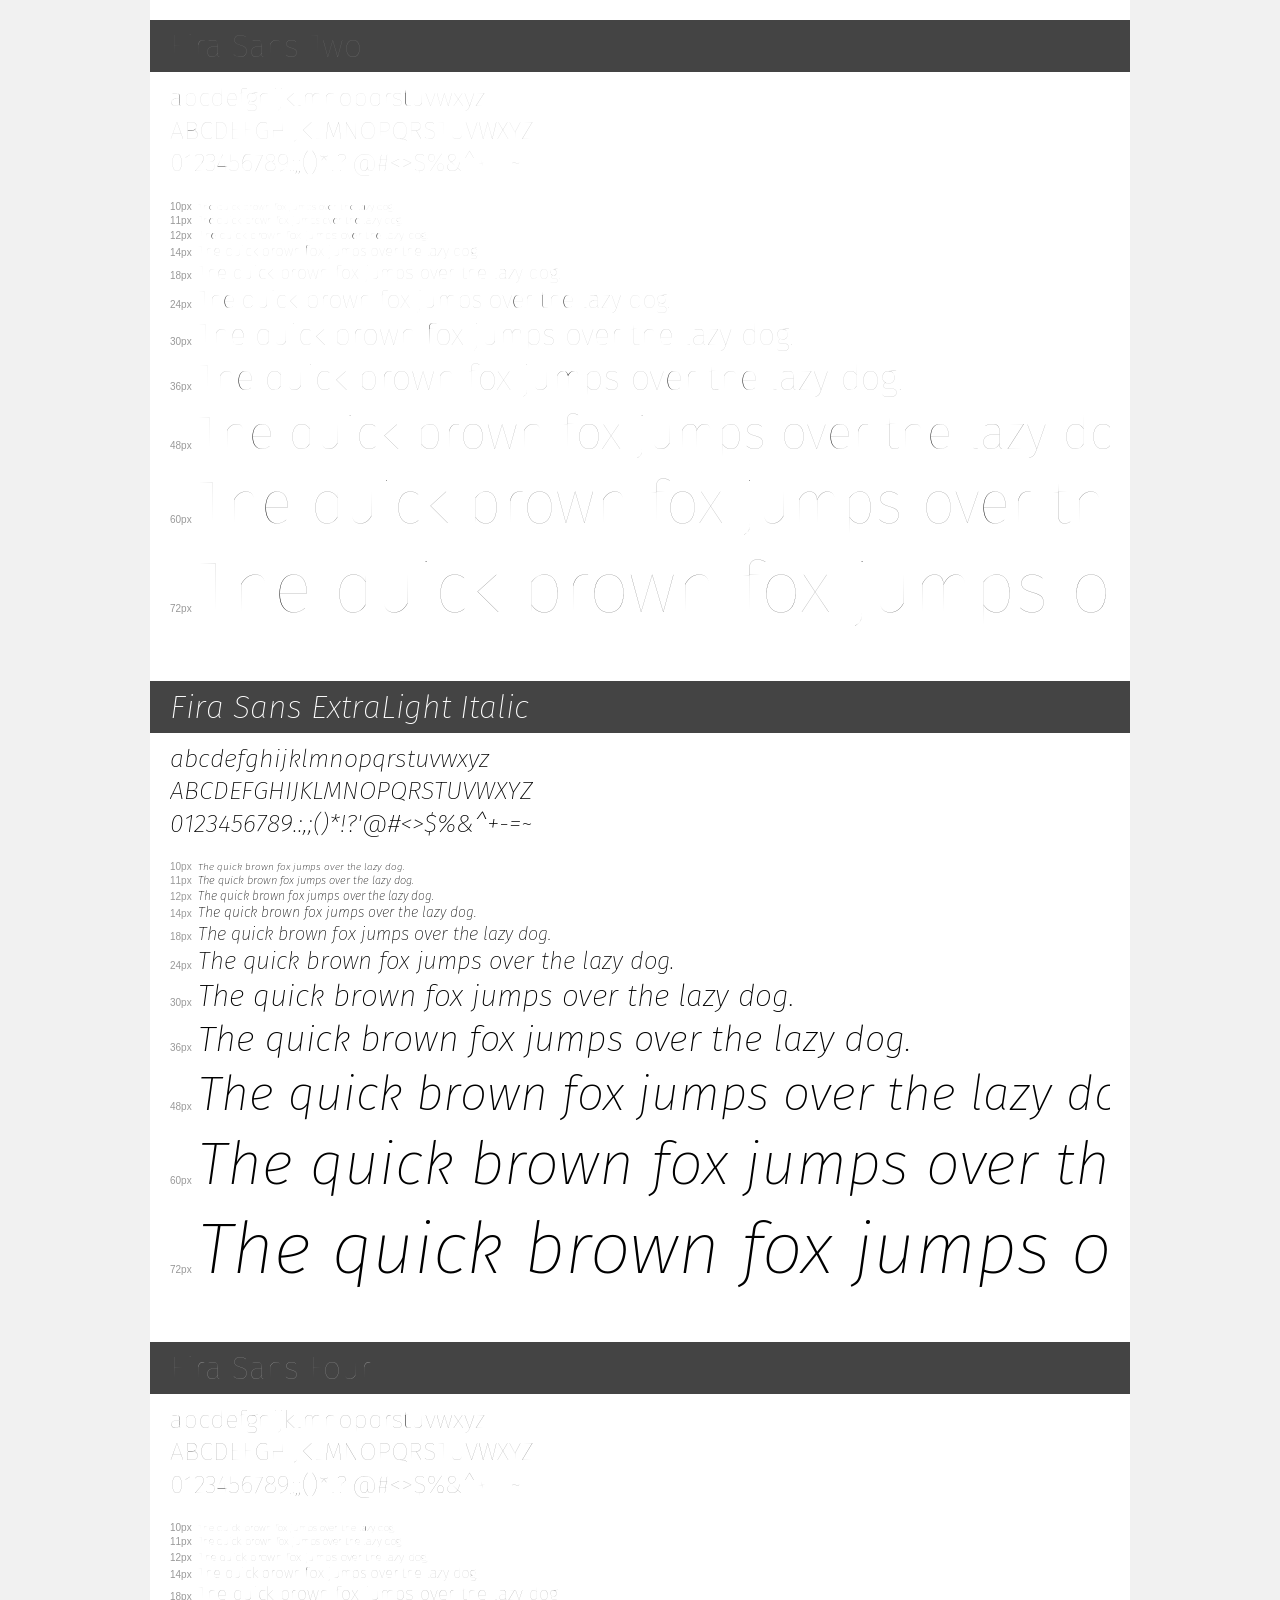
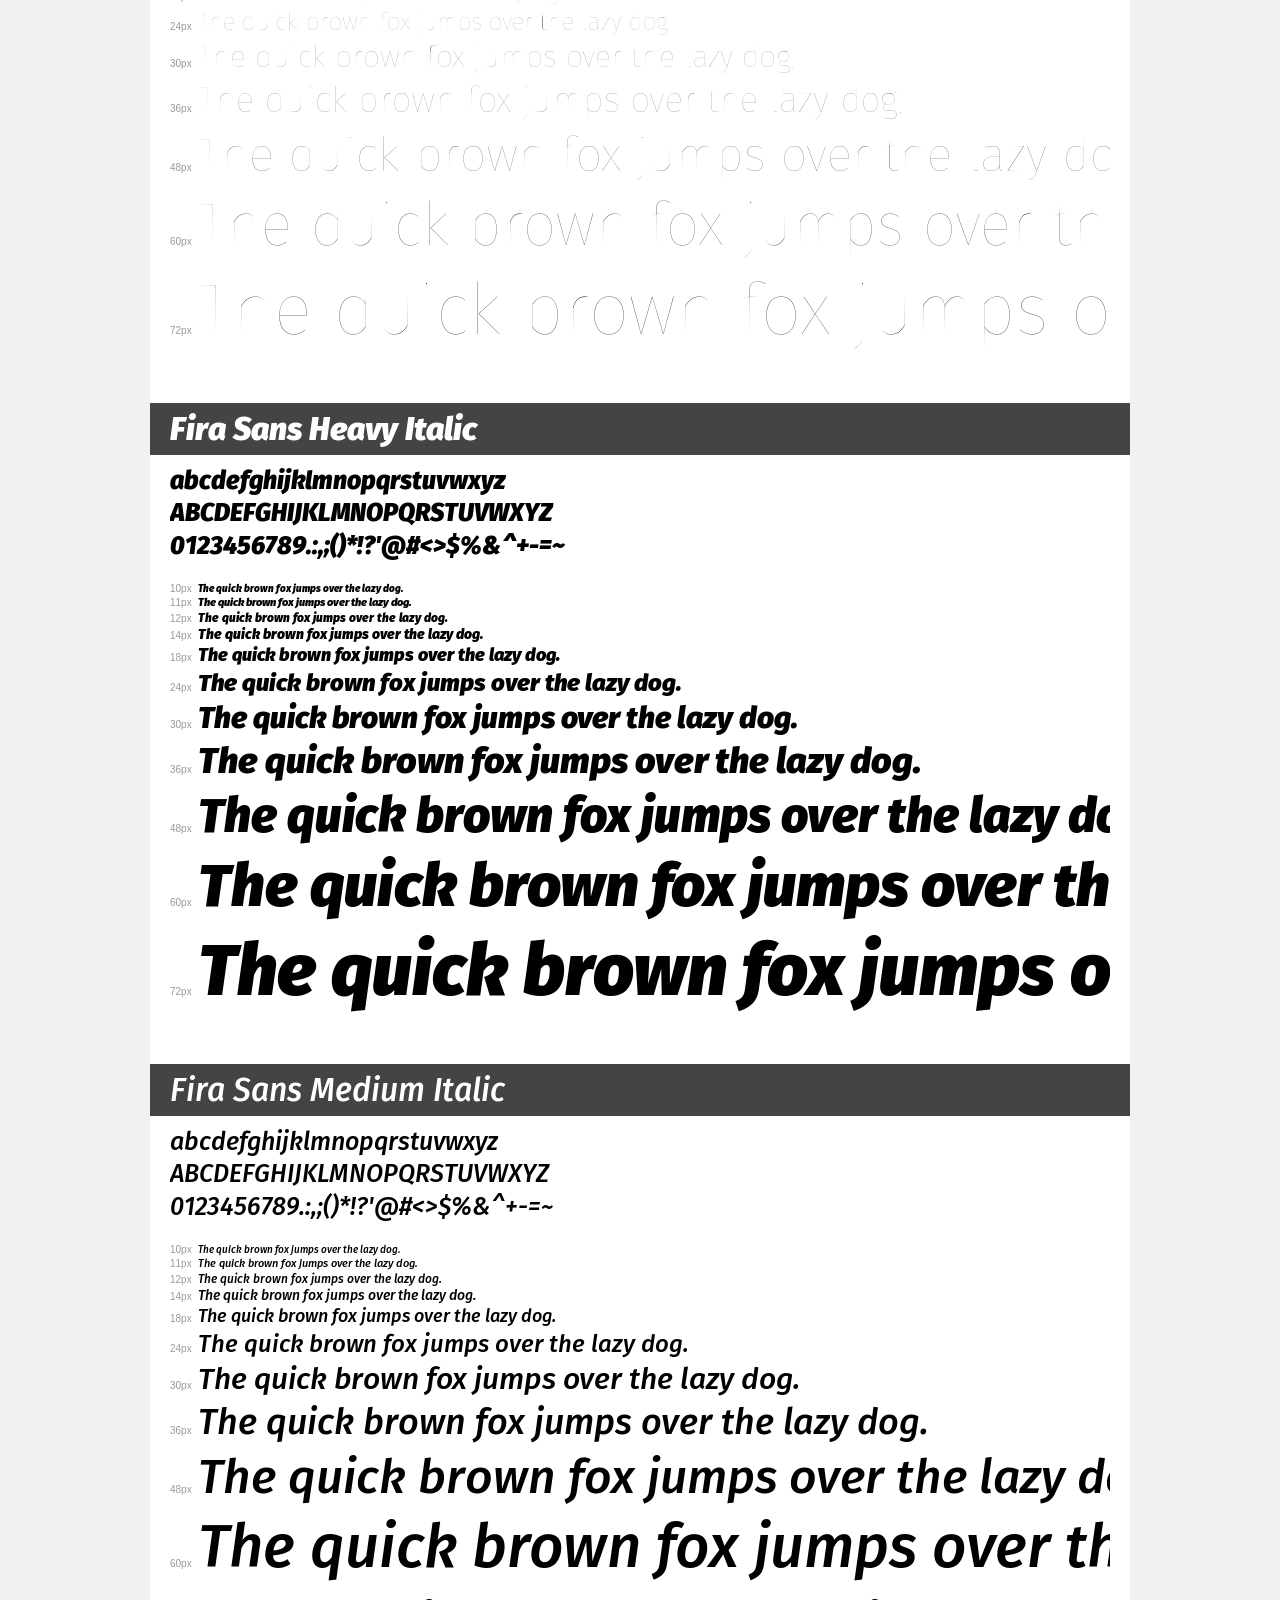
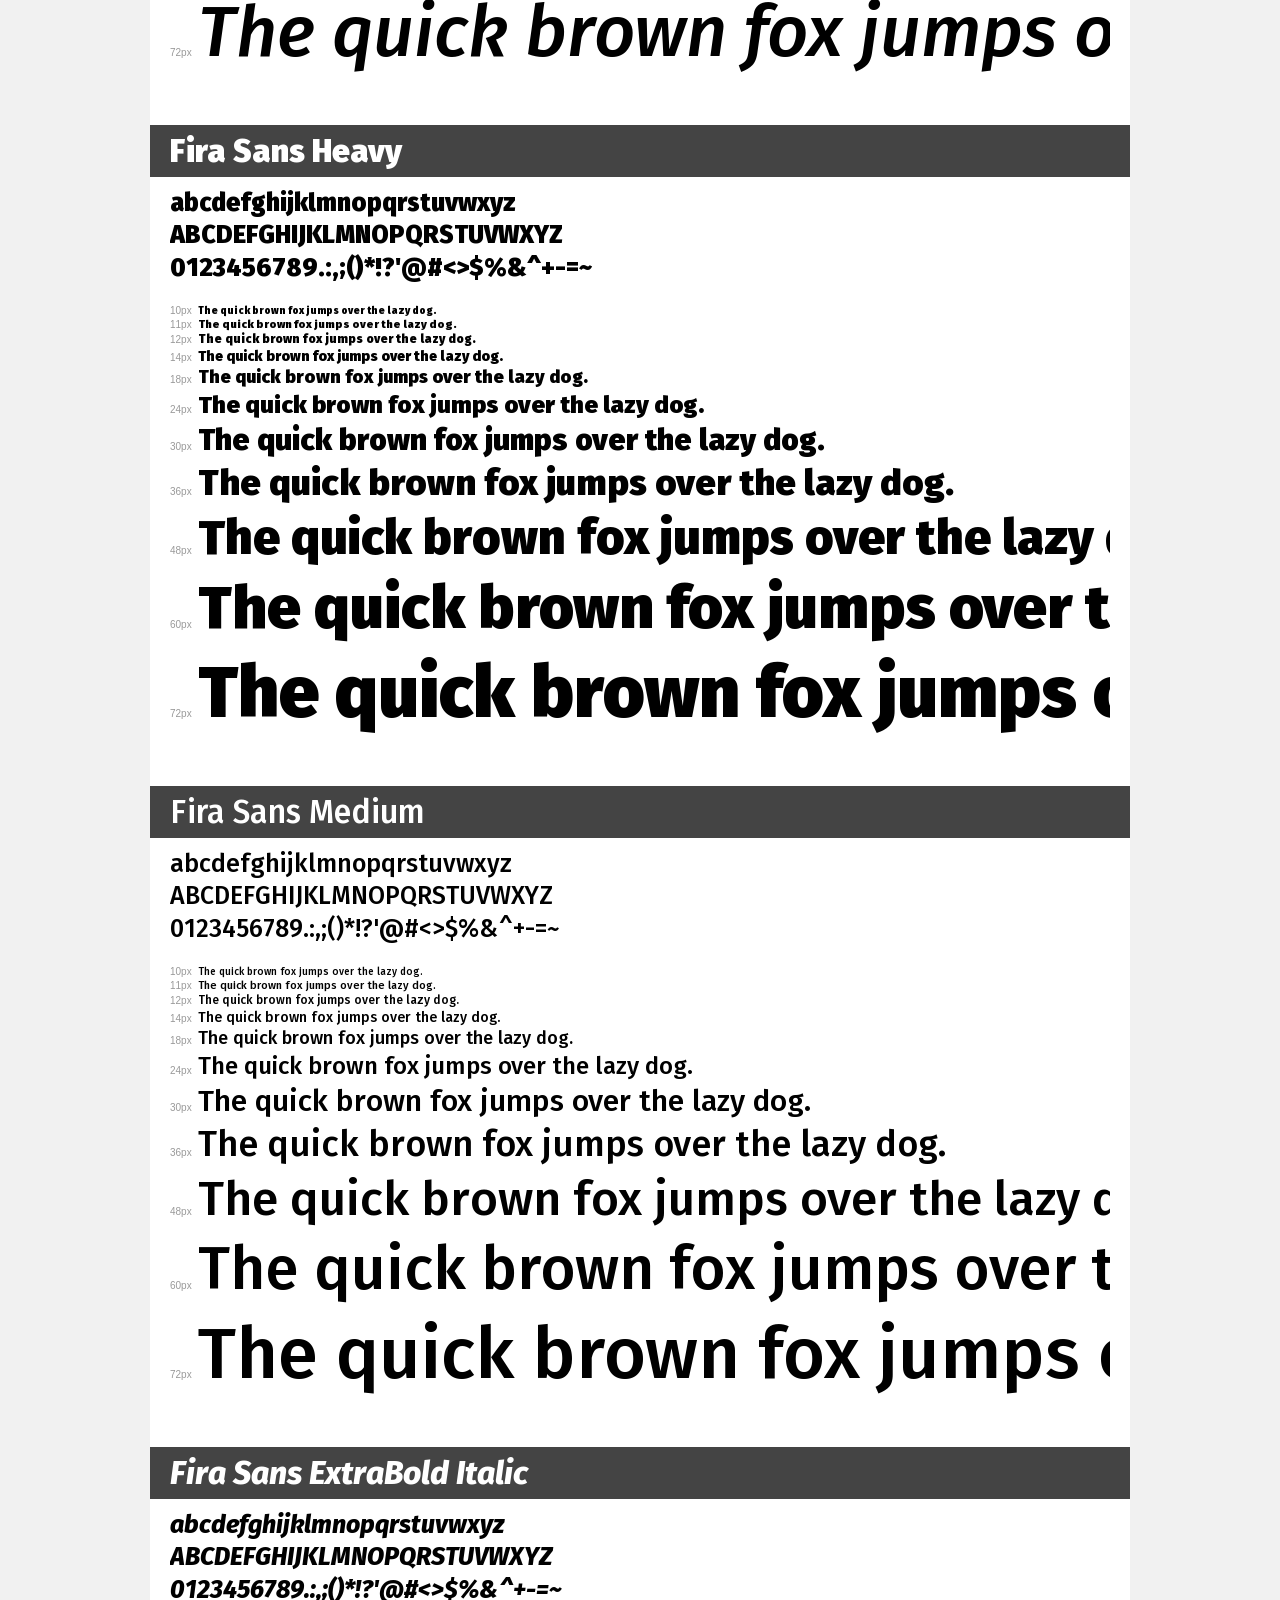
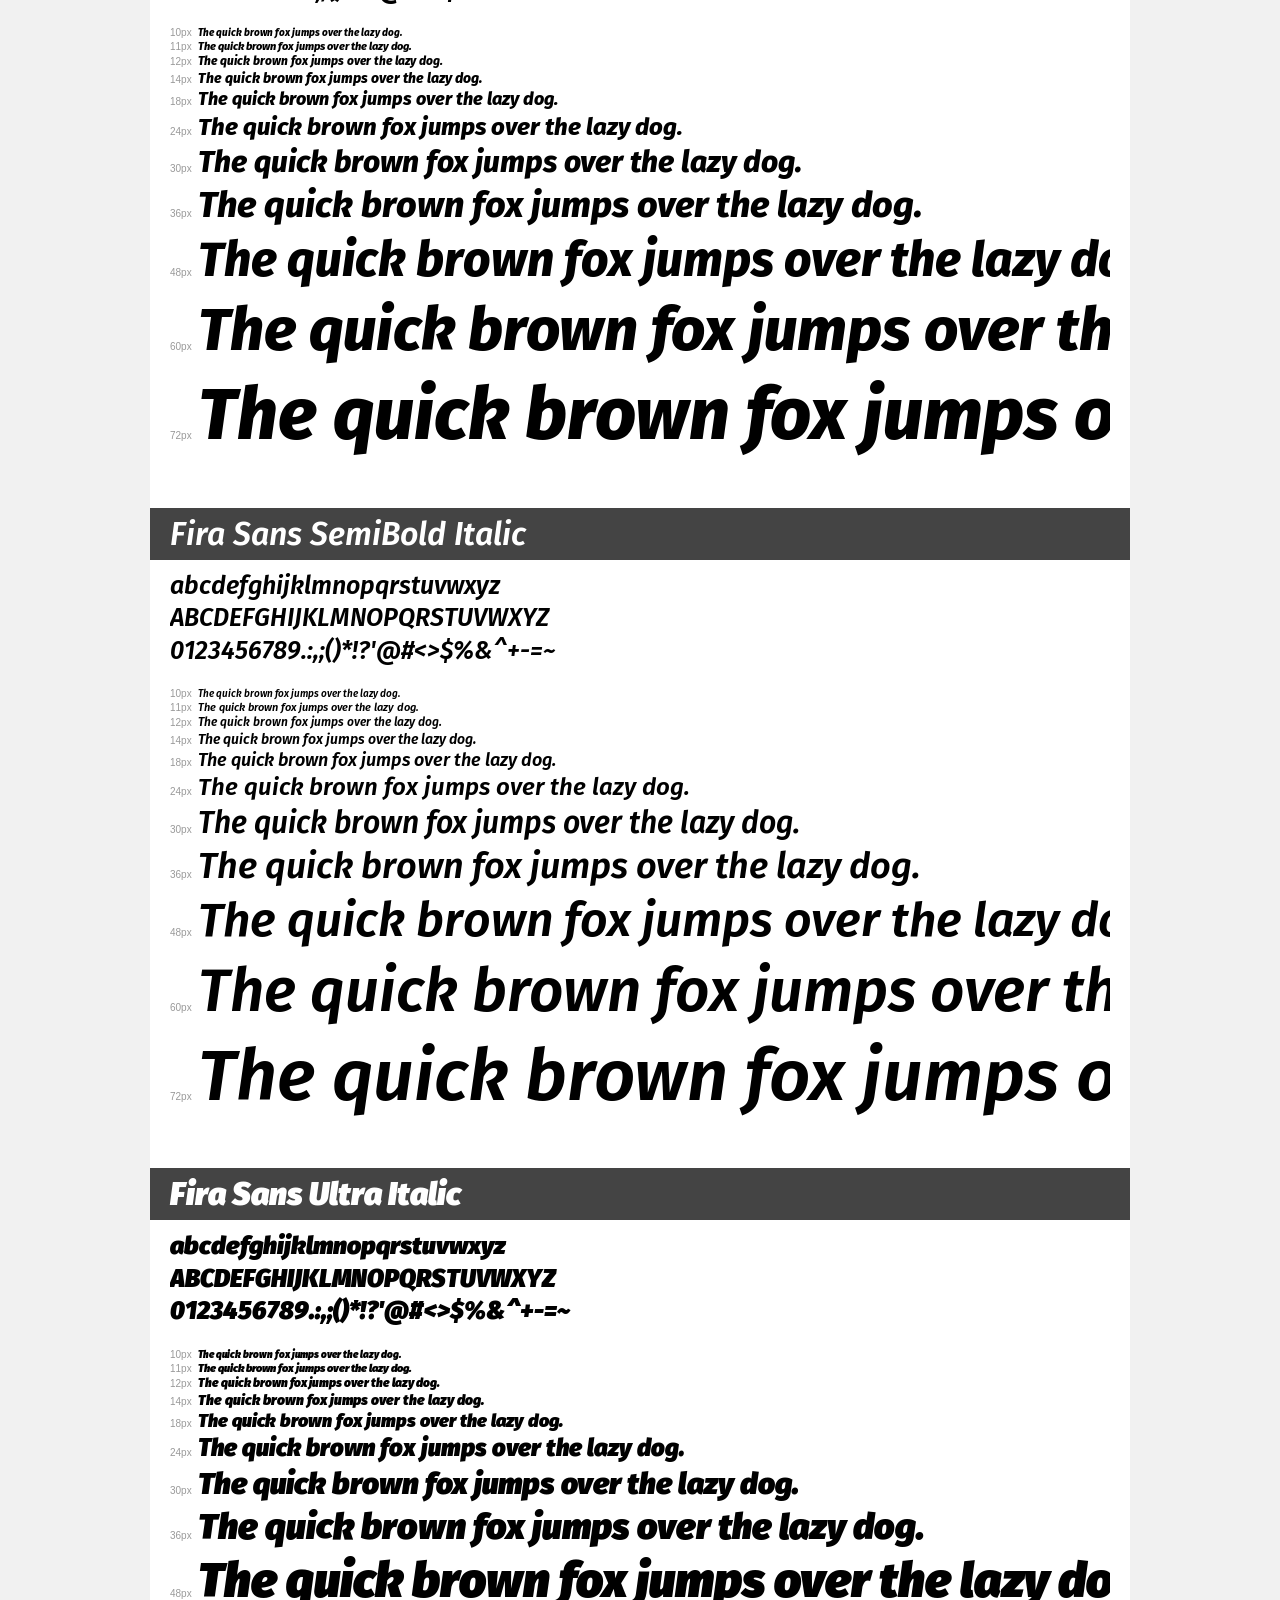
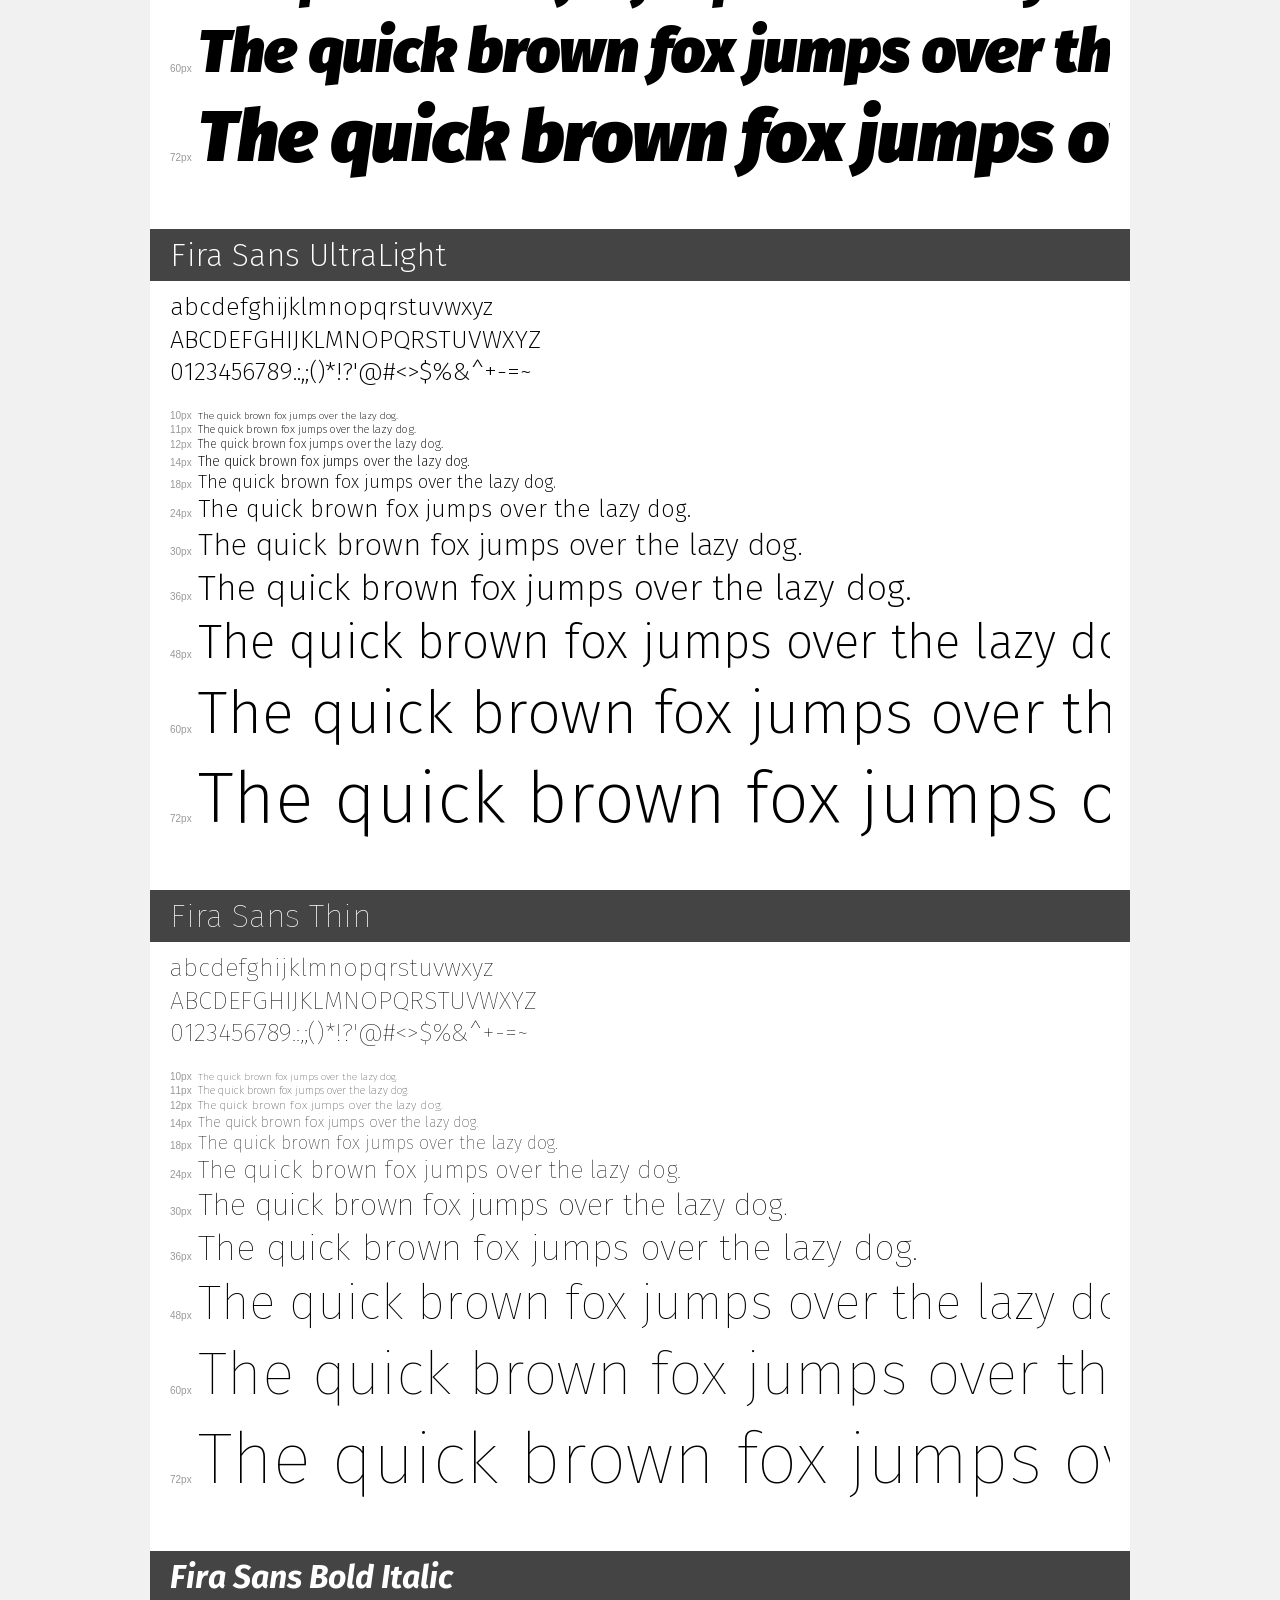
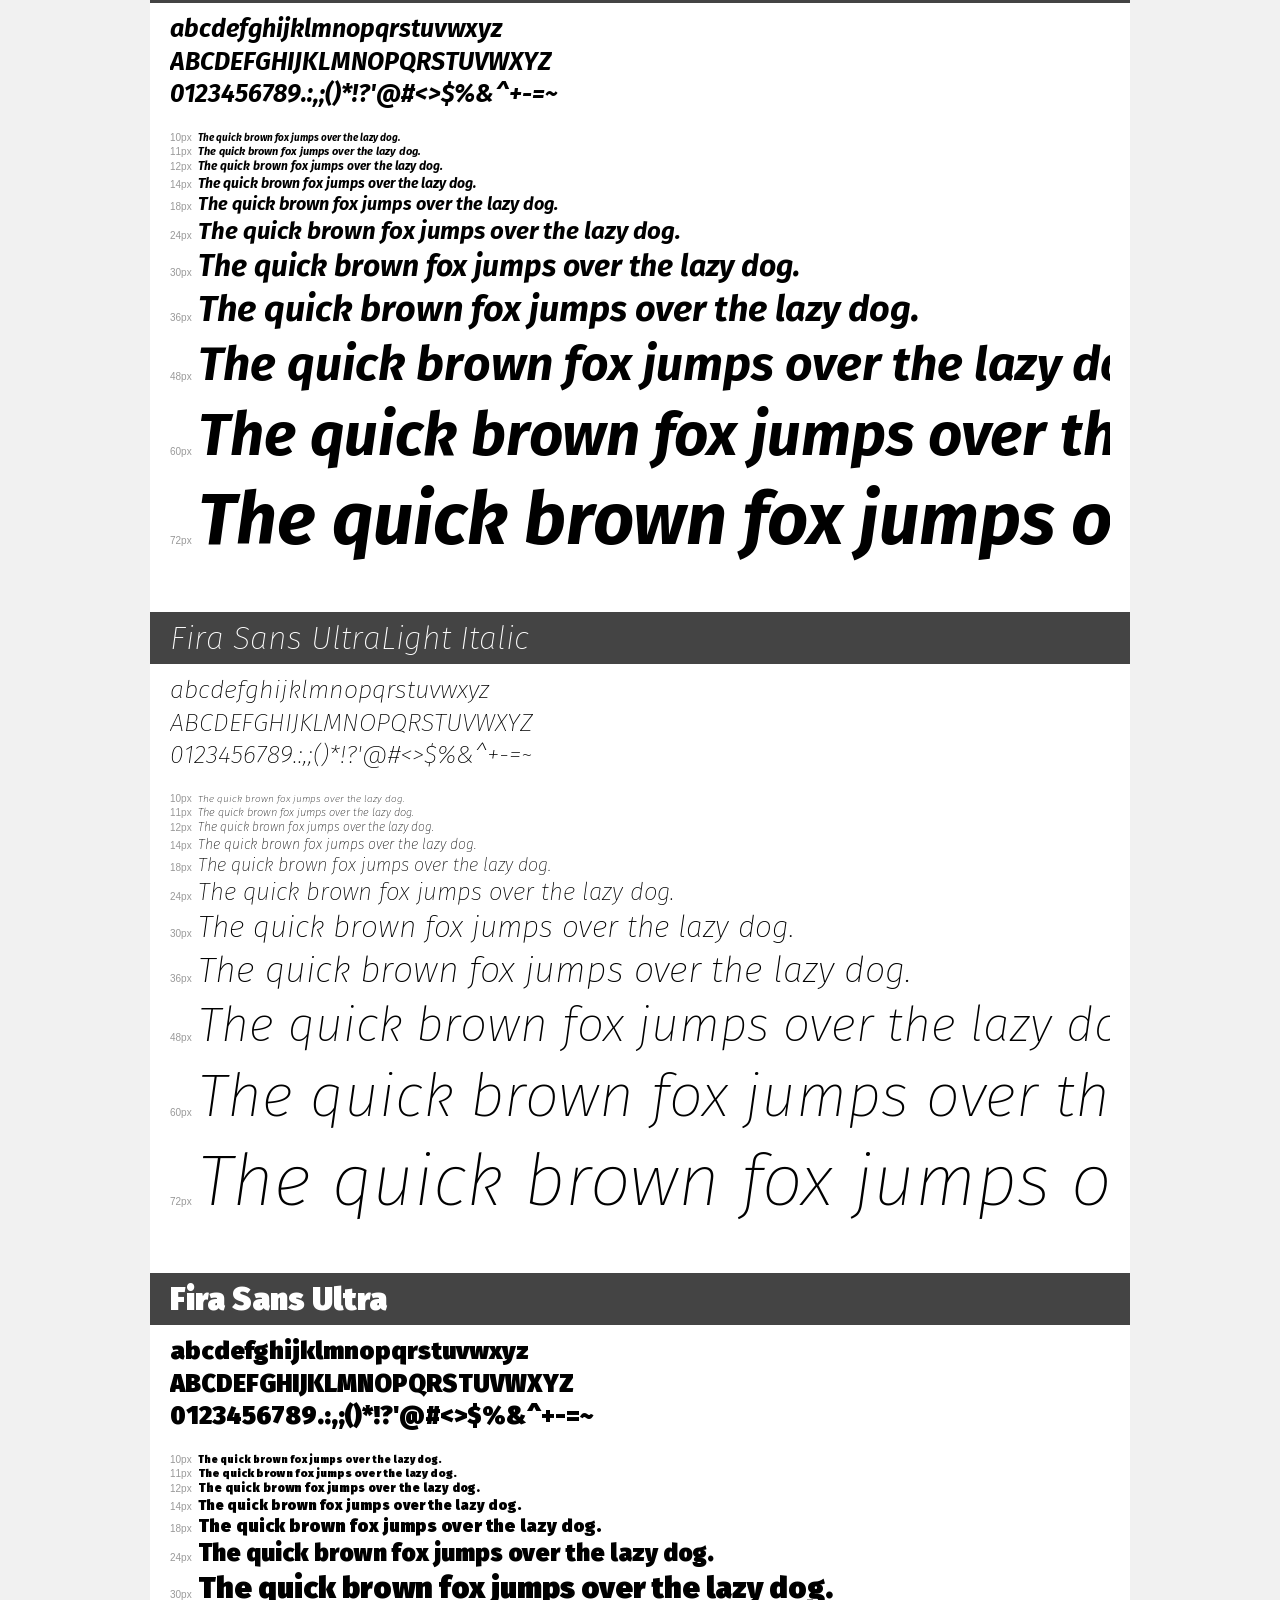
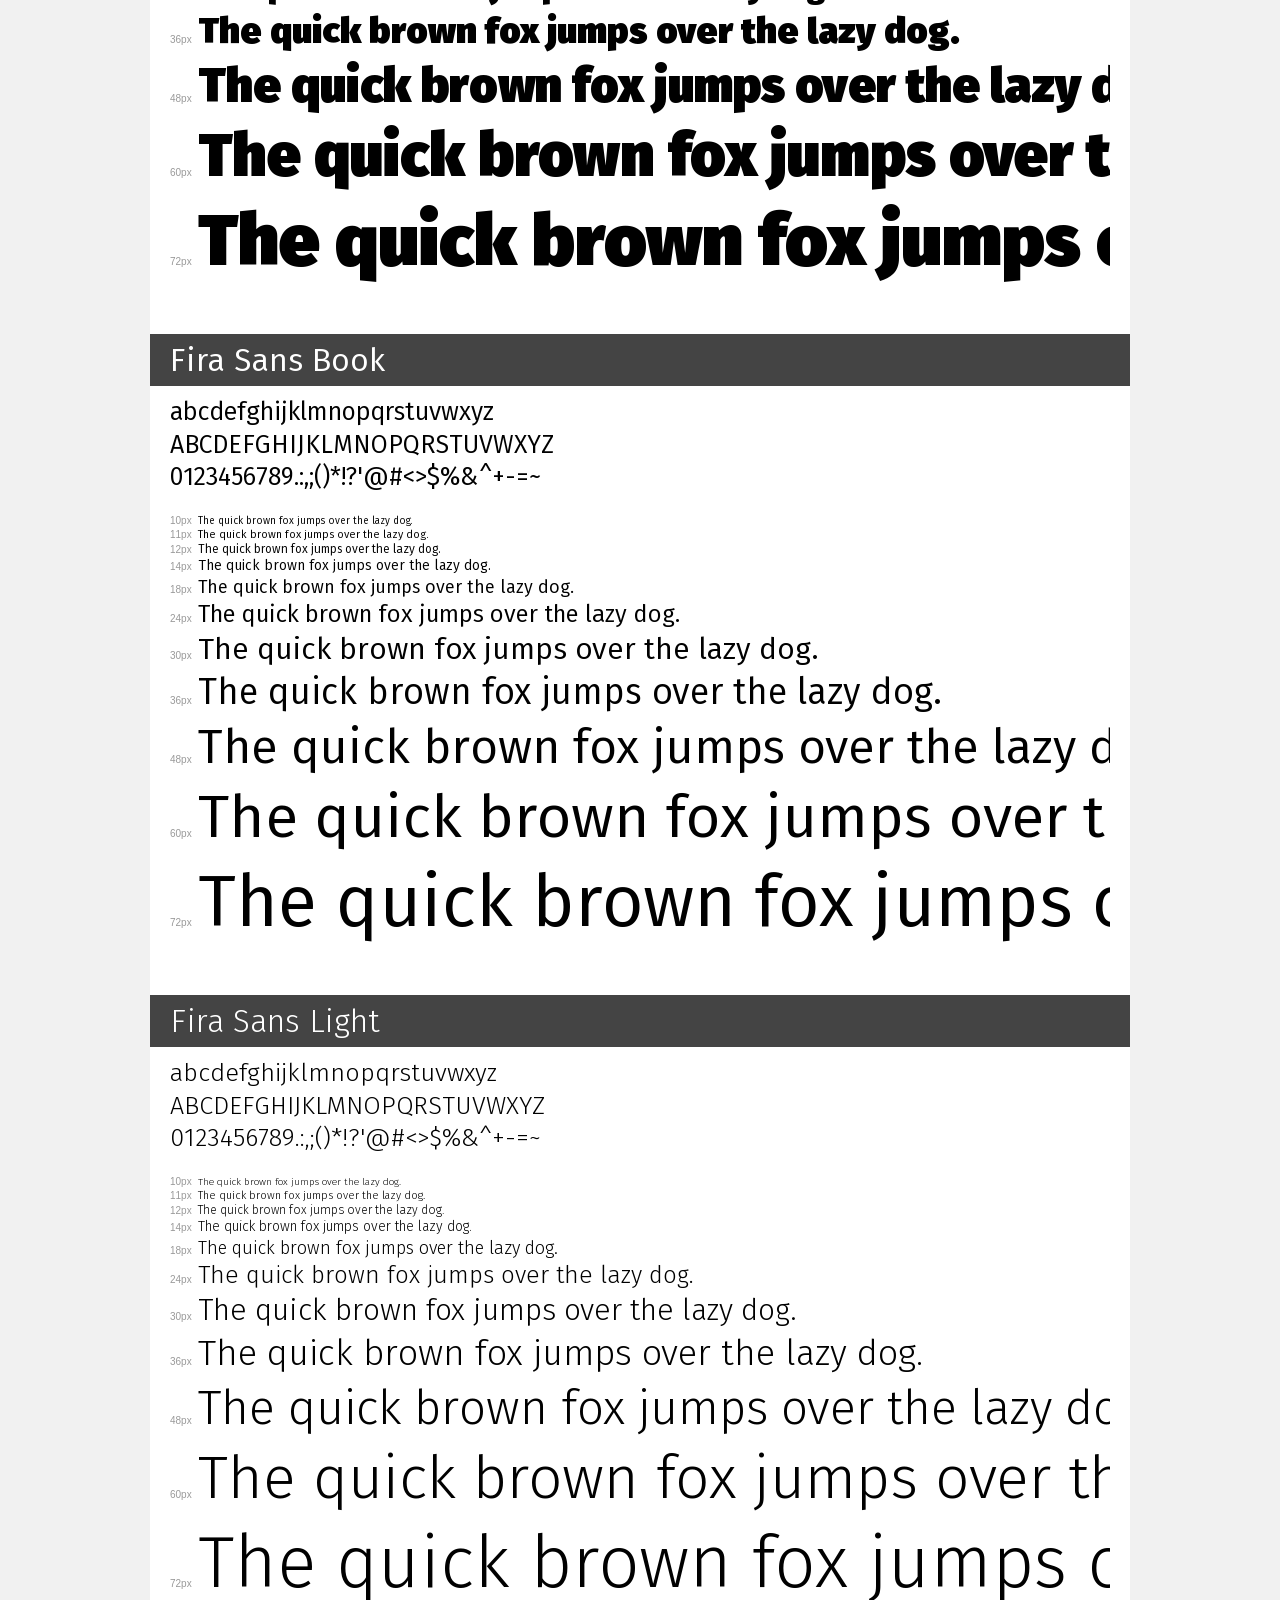
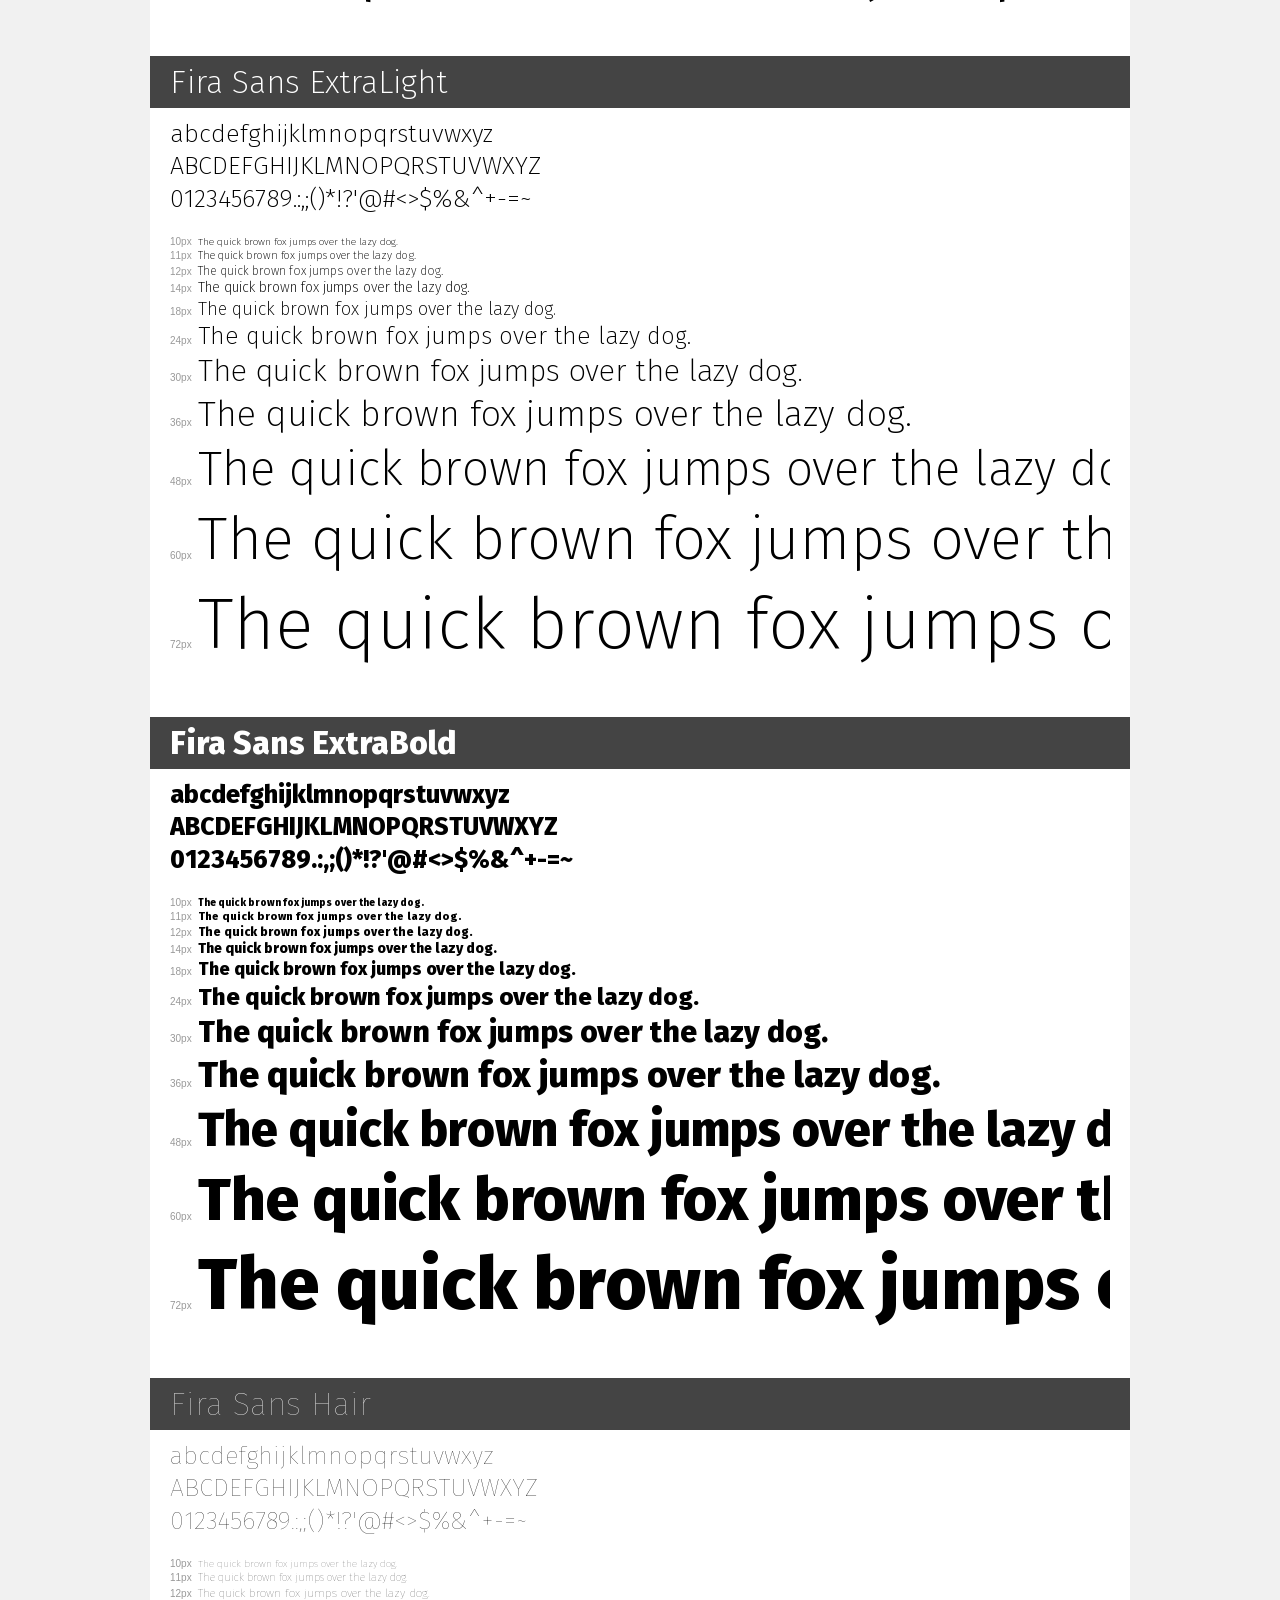
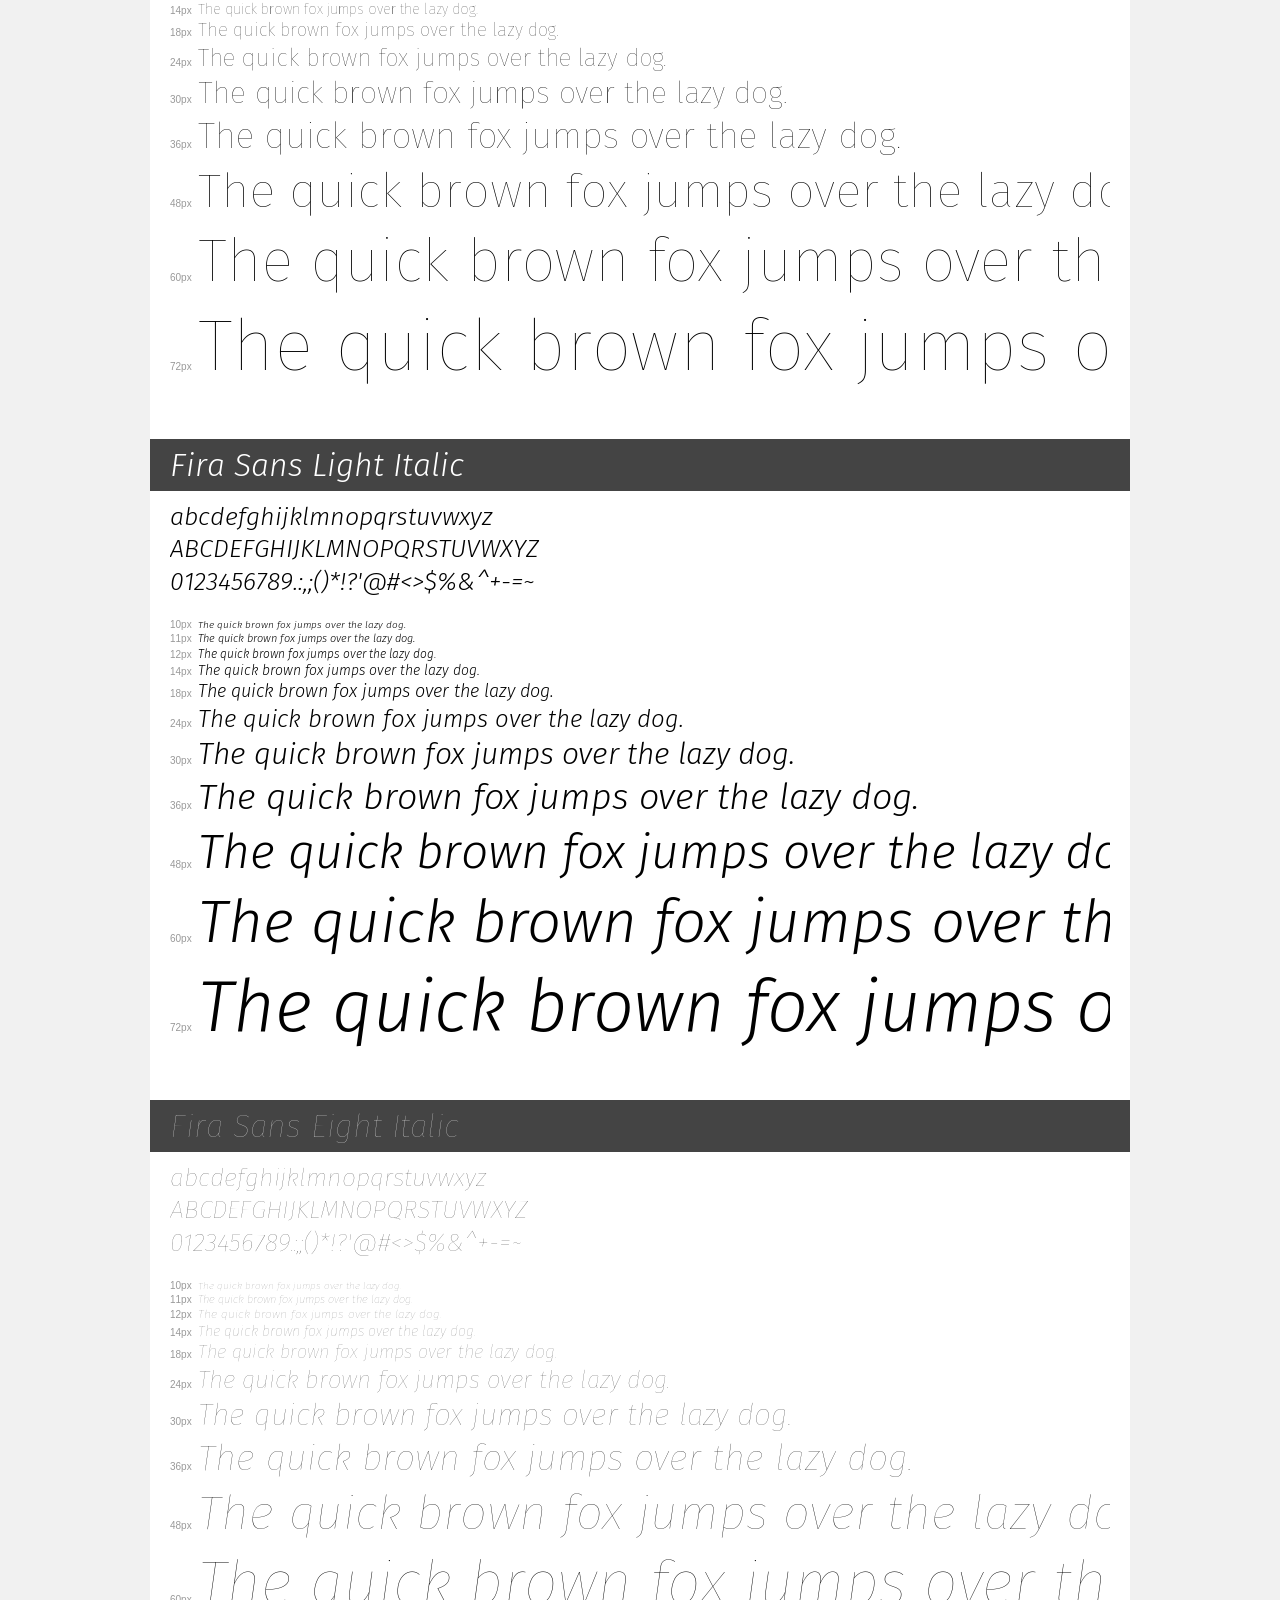
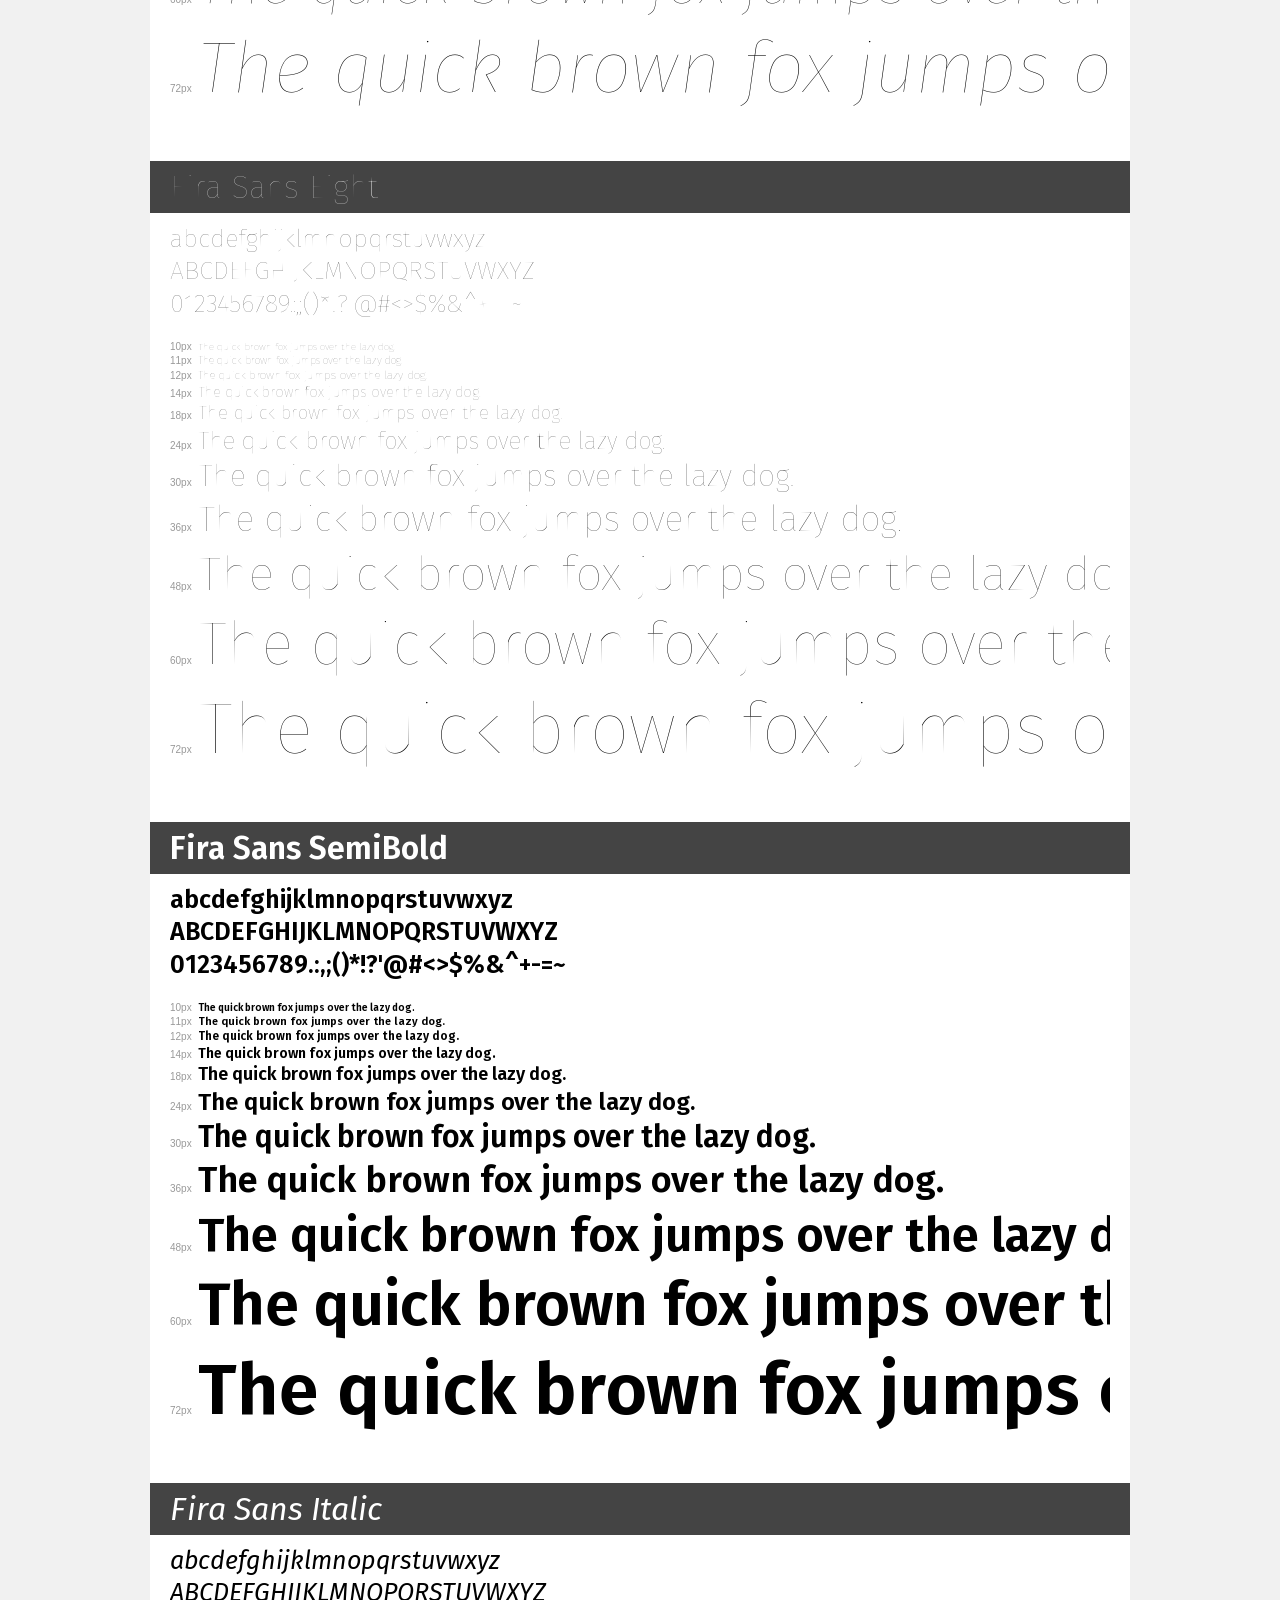
<file: include/fonts/demo.html>
<!DOCTYPE html>
<html>
<head>
	<meta charset="utf-8">
	<title>Transfonter demo</title>
	<link href="stylesheet.css" rel="stylesheet">
	<style>
		/*
		http://meyerweb.com/eric/tools/css/reset/
		v2.0 | 20110126
		License: none (public domain)
		*/
		html, body, div, span, applet, object, iframe,
		h1, h2, h3, h4, h5, h6, p, blockquote, pre,
		a, abbr, acronym, address, big, cite, code,
		del, dfn, em, img, ins, kbd, q, s, samp,
		small, strike, strong, sub, sup, tt, var,
		b, u, i, center,
		dl, dt, dd, ol, ul, li,
		fieldset, form, label, legend,
		table, caption, tbody, tfoot, thead, tr, th, td,
		article, aside, canvas, details, embed,
		figure, figcaption, footer, header, hgroup,
		menu, nav, output, ruby, section, summary,
		time, mark, audio, video {
			margin: 0;
			padding: 0;
			border: 0;
			font-size: 100%;
			font: inherit;
			vertical-align: baseline;
		}
		/* HTML5 display-role reset for older browsers */
		article, aside, details, figcaption, figure,
		footer, header, hgroup, menu, nav, section {
			display: block;
		}
		body {
			line-height: 1;
		}
		ol, ul {
			list-style: none;
		}
		blockquote, q {
			quotes: none;
		}
		blockquote:before, blockquote:after,
		q:before, q:after {
			content: '';
			content: none;
		}
		table {
			border-collapse: collapse;
			border-spacing: 0;
		}
		/* common styles */
		body {
			background: #f1f1f1;
			color: #000;
		}
		.page {
			background: #fff;
			width: 940px;
			margin: 0 auto;
			padding: 20px 20px 0 20px;
			overflow: hidden;
		}
		.font-container {
			overflow-x: auto;
			overflow-y: hidden;
			margin-bottom: 40px;
			line-height: 1.3;
			white-space: nowrap;
			padding-bottom: 5px;
		}
		h1 {
			position: relative;
			background: #444;
			font-size: 32px;
			color: #fff;
			padding: 10px 20px;
			margin: 0 -20px 10px -20px;
		}
		.letters {
			font-size: 25px;
			margin-bottom: 20px;
		}
		.s10:before {
			content: '10px';
		}
		.s11:before {
			content: '11px';
		}
		.s12:before {
			content: '12px';
		}
		.s14:before {
			content: '14px';
		}
		.s18:before {
			content: '18px';
		}
		.s24:before {
			content: '24px';
		}
		.s30:before {
			content: '30px';
		}
		.s36:before {
			content: '36px';
		}
		.s48:before {
			content: '48px';
		}
		.s60:before {
			content: '60px';
		}
		.s72:before {
			content: '72px';
		}
		.s10:before, .s11:before, .s12:before, .s14:before,
		.s18:before, .s24:before, .s30:before, .s36:before,
		.s48:before, .s60:before, .s72:before {
			font-family: Arial, sans-serif;
			font-size: 10px;
			font-weight: normal;
			font-style: normal;
			color: #999;
			padding-right: 6px;
		}
		/* fonts demo styles */
		.demo-0 {
			font-family: 'Fira Sans Two';
			font-weight: 200;
			font-style: normal;
		}
		.demo-1 {
			font-family: 'Fira Sans';
			font-weight: 200;
			font-style: italic;
		}
		.demo-2 {
			font-family: 'Fira Sans Four';
			font-weight: 100;
			font-style: normal;
		}
		.demo-3 {
			font-family: 'Fira Sans';
			font-weight: 900;
			font-style: italic;
		}
		.demo-4 {
			font-family: 'Fira Sans';
			font-weight: 500;
			font-style: italic;
		}
		.demo-5 {
			font-family: 'Fira Sans';
			font-weight: 900;
			font-style: normal;
		}
		.demo-6 {
			font-family: 'Fira Sans';
			font-weight: 500;
			font-style: normal;
		}
		.demo-7 {
			font-family: 'Fira Sans';
			font-weight: 800;
			font-style: italic;
		}
		.demo-8 {
			font-family: 'Fira Sans';
			font-weight: 600;
			font-style: italic;
		}
		.demo-9 {
			font-family: 'Fira Sans Ultra';
			font-weight: 900;
			font-style: italic;
		}
		.demo-10 {
			font-family: 'Fira Sans';
			font-weight: 200;
			font-style: normal;
		}
		.demo-11 {
			font-family: 'Fira Sans';
			font-weight: 100;
			font-style: normal;
		}
		.demo-12 {
			font-family: 'Fira Sans';
			font-weight: bold;
			font-style: italic;
		}
		.demo-13 {
			font-family: 'Fira Sans';
			font-weight: 200;
			font-style: italic;
		}
		.demo-14 {
			font-family: 'Fira Sans Ultra';
			font-weight: 900;
			font-style: normal;
		}
		.demo-15 {
			font-family: 'Fira Sans Book';
			font-weight: normal;
			font-style: normal;
		}
		.demo-16 {
			font-family: 'Fira Sans';
			font-weight: 300;
			font-style: normal;
		}
		.demo-17 {
			font-family: 'Fira Sans';
			font-weight: 200;
			font-style: normal;
		}
		.demo-18 {
			font-family: 'Fira Sans';
			font-weight: 800;
			font-style: normal;
		}
		.demo-19 {
			font-family: 'Fira Sans Hair';
			font-weight: 100;
			font-style: normal;
		}
		.demo-20 {
			font-family: 'Fira Sans';
			font-weight: 300;
			font-style: italic;
		}
		.demo-21 {
			font-family: 'Fira Sans Eight';
			font-weight: 200;
			font-style: italic;
		}
		.demo-22 {
			font-family: 'Fira Sans Eight';
			font-weight: 100;
			font-style: normal;
		}
		.demo-23 {
			font-family: 'Fira Sans';
			font-weight: 600;
			font-style: normal;
		}
		.demo-24 {
			font-family: 'Fira Sans';
			font-weight: normal;
			font-style: italic;
		}
		.demo-25 {
			font-family: 'Fira Sans';
			font-weight: 100;
			font-style: italic;
		}
		.demo-26 {
			font-family: 'Fira Sans';
			font-weight: bold;
			font-style: normal;
		}
		.demo-27 {
			font-family: 'Fira Sans Four';
			font-weight: 100;
			font-style: italic;
		}
		.demo-28 {
			font-family: 'Fira Sans Book';
			font-weight: normal;
			font-style: italic;
		}
		.demo-29 {
			font-family: 'Fira Sans Hair';
			font-weight: 100;
			font-style: italic;
		}
		.demo-30 {
			font-family: 'Fira Sans Two';
			font-weight: 200;
			font-style: italic;
		}
		.demo-31 {
			font-family: 'Fira Sans';
			font-weight: normal;
			font-style: normal;
		}
	</style>
</head>
<body>
<div class="page">
	<div class="demo-0">
		<h1>Fira Sans Two</h1>
		<div class="font-container">
			<p class="letters">
				abcdefghijklmnopqrstuvwxyz <br />
				ABCDEFGHIJKLMNOPQRSTUVWXYZ <br />				0123456789.:,;()*!?'@#<>$%&^+-=~
			</p>
			<p class="s10" style="font-size: 10px;">The quick brown fox jumps over the lazy dog.</p>
			<p class="s11" style="font-size: 11px;">The quick brown fox jumps over the lazy dog.</p>
			<p class="s12" style="font-size: 12px;">The quick brown fox jumps over the lazy dog.</p>
			<p class="s14" style="font-size: 14px;">The quick brown fox jumps over the lazy dog.</p>
			<p class="s18" style="font-size: 18px;">The quick brown fox jumps over the lazy dog.</p>
			<p class="s24" style="font-size: 24px;">The quick brown fox jumps over the lazy dog.</p>
			<p class="s30" style="font-size: 30px;">The quick brown fox jumps over the lazy dog.</p>
			<p class="s36" style="font-size: 36px;">The quick brown fox jumps over the lazy dog.</p>
			<p class="s48" style="font-size: 48px;">The quick brown fox jumps over the lazy dog.</p>
			<p class="s60" style="font-size: 60px;">The quick brown fox jumps over the lazy dog.</p>
			<p class="s72" style="font-size: 72px;">The quick brown fox jumps over the lazy dog.</p>
		</div>
	</div>
	<div class="demo-1">
		<h1>Fira Sans ExtraLight Italic</h1>
		<div class="font-container">
			<p class="letters">
				abcdefghijklmnopqrstuvwxyz <br />
				ABCDEFGHIJKLMNOPQRSTUVWXYZ <br />				0123456789.:,;()*!?'@#<>$%&^+-=~
			</p>
			<p class="s10" style="font-size: 10px;">The quick brown fox jumps over the lazy dog.</p>
			<p class="s11" style="font-size: 11px;">The quick brown fox jumps over the lazy dog.</p>
			<p class="s12" style="font-size: 12px;">The quick brown fox jumps over the lazy dog.</p>
			<p class="s14" style="font-size: 14px;">The quick brown fox jumps over the lazy dog.</p>
			<p class="s18" style="font-size: 18px;">The quick brown fox jumps over the lazy dog.</p>
			<p class="s24" style="font-size: 24px;">The quick brown fox jumps over the lazy dog.</p>
			<p class="s30" style="font-size: 30px;">The quick brown fox jumps over the lazy dog.</p>
			<p class="s36" style="font-size: 36px;">The quick brown fox jumps over the lazy dog.</p>
			<p class="s48" style="font-size: 48px;">The quick brown fox jumps over the lazy dog.</p>
			<p class="s60" style="font-size: 60px;">The quick brown fox jumps over the lazy dog.</p>
			<p class="s72" style="font-size: 72px;">The quick brown fox jumps over the lazy dog.</p>
		</div>
	</div>
	<div class="demo-2">
		<h1>Fira Sans Four</h1>
		<div class="font-container">
			<p class="letters">
				abcdefghijklmnopqrstuvwxyz <br />
				ABCDEFGHIJKLMNOPQRSTUVWXYZ <br />				0123456789.:,;()*!?'@#<>$%&^+-=~
			</p>
			<p class="s10" style="font-size: 10px;">The quick brown fox jumps over the lazy dog.</p>
			<p class="s11" style="font-size: 11px;">The quick brown fox jumps over the lazy dog.</p>
			<p class="s12" style="font-size: 12px;">The quick brown fox jumps over the lazy dog.</p>
			<p class="s14" style="font-size: 14px;">The quick brown fox jumps over the lazy dog.</p>
			<p class="s18" style="font-size: 18px;">The quick brown fox jumps over the lazy dog.</p>
			<p class="s24" style="font-size: 24px;">The quick brown fox jumps over the lazy dog.</p>
			<p class="s30" style="font-size: 30px;">The quick brown fox jumps over the lazy dog.</p>
			<p class="s36" style="font-size: 36px;">The quick brown fox jumps over the lazy dog.</p>
			<p class="s48" style="font-size: 48px;">The quick brown fox jumps over the lazy dog.</p>
			<p class="s60" style="font-size: 60px;">The quick brown fox jumps over the lazy dog.</p>
			<p class="s72" style="font-size: 72px;">The quick brown fox jumps over the lazy dog.</p>
		</div>
	</div>
	<div class="demo-3">
		<h1>Fira Sans Heavy Italic</h1>
		<div class="font-container">
			<p class="letters">
				abcdefghijklmnopqrstuvwxyz <br />
				ABCDEFGHIJKLMNOPQRSTUVWXYZ <br />				0123456789.:,;()*!?'@#<>$%&^+-=~
			</p>
			<p class="s10" style="font-size: 10px;">The quick brown fox jumps over the lazy dog.</p>
			<p class="s11" style="font-size: 11px;">The quick brown fox jumps over the lazy dog.</p>
			<p class="s12" style="font-size: 12px;">The quick brown fox jumps over the lazy dog.</p>
			<p class="s14" style="font-size: 14px;">The quick brown fox jumps over the lazy dog.</p>
			<p class="s18" style="font-size: 18px;">The quick brown fox jumps over the lazy dog.</p>
			<p class="s24" style="font-size: 24px;">The quick brown fox jumps over the lazy dog.</p>
			<p class="s30" style="font-size: 30px;">The quick brown fox jumps over the lazy dog.</p>
			<p class="s36" style="font-size: 36px;">The quick brown fox jumps over the lazy dog.</p>
			<p class="s48" style="font-size: 48px;">The quick brown fox jumps over the lazy dog.</p>
			<p class="s60" style="font-size: 60px;">The quick brown fox jumps over the lazy dog.</p>
			<p class="s72" style="font-size: 72px;">The quick brown fox jumps over the lazy dog.</p>
		</div>
	</div>
	<div class="demo-4">
		<h1>Fira Sans Medium Italic</h1>
		<div class="font-container">
			<p class="letters">
				abcdefghijklmnopqrstuvwxyz <br />
				ABCDEFGHIJKLMNOPQRSTUVWXYZ <br />				0123456789.:,;()*!?'@#<>$%&^+-=~
			</p>
			<p class="s10" style="font-size: 10px;">The quick brown fox jumps over the lazy dog.</p>
			<p class="s11" style="font-size: 11px;">The quick brown fox jumps over the lazy dog.</p>
			<p class="s12" style="font-size: 12px;">The quick brown fox jumps over the lazy dog.</p>
			<p class="s14" style="font-size: 14px;">The quick brown fox jumps over the lazy dog.</p>
			<p class="s18" style="font-size: 18px;">The quick brown fox jumps over the lazy dog.</p>
			<p class="s24" style="font-size: 24px;">The quick brown fox jumps over the lazy dog.</p>
			<p class="s30" style="font-size: 30px;">The quick brown fox jumps over the lazy dog.</p>
			<p class="s36" style="font-size: 36px;">The quick brown fox jumps over the lazy dog.</p>
			<p class="s48" style="font-size: 48px;">The quick brown fox jumps over the lazy dog.</p>
			<p class="s60" style="font-size: 60px;">The quick brown fox jumps over the lazy dog.</p>
			<p class="s72" style="font-size: 72px;">The quick brown fox jumps over the lazy dog.</p>
		</div>
	</div>
	<div class="demo-5">
		<h1>Fira Sans Heavy</h1>
		<div class="font-container">
			<p class="letters">
				abcdefghijklmnopqrstuvwxyz <br />
				ABCDEFGHIJKLMNOPQRSTUVWXYZ <br />				0123456789.:,;()*!?'@#<>$%&^+-=~
			</p>
			<p class="s10" style="font-size: 10px;">The quick brown fox jumps over the lazy dog.</p>
			<p class="s11" style="font-size: 11px;">The quick brown fox jumps over the lazy dog.</p>
			<p class="s12" style="font-size: 12px;">The quick brown fox jumps over the lazy dog.</p>
			<p class="s14" style="font-size: 14px;">The quick brown fox jumps over the lazy dog.</p>
			<p class="s18" style="font-size: 18px;">The quick brown fox jumps over the lazy dog.</p>
			<p class="s24" style="font-size: 24px;">The quick brown fox jumps over the lazy dog.</p>
			<p class="s30" style="font-size: 30px;">The quick brown fox jumps over the lazy dog.</p>
			<p class="s36" style="font-size: 36px;">The quick brown fox jumps over the lazy dog.</p>
			<p class="s48" style="font-size: 48px;">The quick brown fox jumps over the lazy dog.</p>
			<p class="s60" style="font-size: 60px;">The quick brown fox jumps over the lazy dog.</p>
			<p class="s72" style="font-size: 72px;">The quick brown fox jumps over the lazy dog.</p>
		</div>
	</div>
	<div class="demo-6">
		<h1>Fira Sans Medium</h1>
		<div class="font-container">
			<p class="letters">
				abcdefghijklmnopqrstuvwxyz <br />
				ABCDEFGHIJKLMNOPQRSTUVWXYZ <br />				0123456789.:,;()*!?'@#<>$%&^+-=~
			</p>
			<p class="s10" style="font-size: 10px;">The quick brown fox jumps over the lazy dog.</p>
			<p class="s11" style="font-size: 11px;">The quick brown fox jumps over the lazy dog.</p>
			<p class="s12" style="font-size: 12px;">The quick brown fox jumps over the lazy dog.</p>
			<p class="s14" style="font-size: 14px;">The quick brown fox jumps over the lazy dog.</p>
			<p class="s18" style="font-size: 18px;">The quick brown fox jumps over the lazy dog.</p>
			<p class="s24" style="font-size: 24px;">The quick brown fox jumps over the lazy dog.</p>
			<p class="s30" style="font-size: 30px;">The quick brown fox jumps over the lazy dog.</p>
			<p class="s36" style="font-size: 36px;">The quick brown fox jumps over the lazy dog.</p>
			<p class="s48" style="font-size: 48px;">The quick brown fox jumps over the lazy dog.</p>
			<p class="s60" style="font-size: 60px;">The quick brown fox jumps over the lazy dog.</p>
			<p class="s72" style="font-size: 72px;">The quick brown fox jumps over the lazy dog.</p>
		</div>
	</div>
	<div class="demo-7">
		<h1>Fira Sans ExtraBold Italic</h1>
		<div class="font-container">
			<p class="letters">
				abcdefghijklmnopqrstuvwxyz <br />
				ABCDEFGHIJKLMNOPQRSTUVWXYZ <br />				0123456789.:,;()*!?'@#<>$%&^+-=~
			</p>
			<p class="s10" style="font-size: 10px;">The quick brown fox jumps over the lazy dog.</p>
			<p class="s11" style="font-size: 11px;">The quick brown fox jumps over the lazy dog.</p>
			<p class="s12" style="font-size: 12px;">The quick brown fox jumps over the lazy dog.</p>
			<p class="s14" style="font-size: 14px;">The quick brown fox jumps over the lazy dog.</p>
			<p class="s18" style="font-size: 18px;">The quick brown fox jumps over the lazy dog.</p>
			<p class="s24" style="font-size: 24px;">The quick brown fox jumps over the lazy dog.</p>
			<p class="s30" style="font-size: 30px;">The quick brown fox jumps over the lazy dog.</p>
			<p class="s36" style="font-size: 36px;">The quick brown fox jumps over the lazy dog.</p>
			<p class="s48" style="font-size: 48px;">The quick brown fox jumps over the lazy dog.</p>
			<p class="s60" style="font-size: 60px;">The quick brown fox jumps over the lazy dog.</p>
			<p class="s72" style="font-size: 72px;">The quick brown fox jumps over the lazy dog.</p>
		</div>
	</div>
	<div class="demo-8">
		<h1>Fira Sans SemiBold Italic</h1>
		<div class="font-container">
			<p class="letters">
				abcdefghijklmnopqrstuvwxyz <br />
				ABCDEFGHIJKLMNOPQRSTUVWXYZ <br />				0123456789.:,;()*!?'@#<>$%&^+-=~
			</p>
			<p class="s10" style="font-size: 10px;">The quick brown fox jumps over the lazy dog.</p>
			<p class="s11" style="font-size: 11px;">The quick brown fox jumps over the lazy dog.</p>
			<p class="s12" style="font-size: 12px;">The quick brown fox jumps over the lazy dog.</p>
			<p class="s14" style="font-size: 14px;">The quick brown fox jumps over the lazy dog.</p>
			<p class="s18" style="font-size: 18px;">The quick brown fox jumps over the lazy dog.</p>
			<p class="s24" style="font-size: 24px;">The quick brown fox jumps over the lazy dog.</p>
			<p class="s30" style="font-size: 30px;">The quick brown fox jumps over the lazy dog.</p>
			<p class="s36" style="font-size: 36px;">The quick brown fox jumps over the lazy dog.</p>
			<p class="s48" style="font-size: 48px;">The quick brown fox jumps over the lazy dog.</p>
			<p class="s60" style="font-size: 60px;">The quick brown fox jumps over the lazy dog.</p>
			<p class="s72" style="font-size: 72px;">The quick brown fox jumps over the lazy dog.</p>
		</div>
	</div>
	<div class="demo-9">
		<h1>Fira Sans Ultra Italic</h1>
		<div class="font-container">
			<p class="letters">
				abcdefghijklmnopqrstuvwxyz <br />
				ABCDEFGHIJKLMNOPQRSTUVWXYZ <br />				0123456789.:,;()*!?'@#<>$%&^+-=~
			</p>
			<p class="s10" style="font-size: 10px;">The quick brown fox jumps over the lazy dog.</p>
			<p class="s11" style="font-size: 11px;">The quick brown fox jumps over the lazy dog.</p>
			<p class="s12" style="font-size: 12px;">The quick brown fox jumps over the lazy dog.</p>
			<p class="s14" style="font-size: 14px;">The quick brown fox jumps over the lazy dog.</p>
			<p class="s18" style="font-size: 18px;">The quick brown fox jumps over the lazy dog.</p>
			<p class="s24" style="font-size: 24px;">The quick brown fox jumps over the lazy dog.</p>
			<p class="s30" style="font-size: 30px;">The quick brown fox jumps over the lazy dog.</p>
			<p class="s36" style="font-size: 36px;">The quick brown fox jumps over the lazy dog.</p>
			<p class="s48" style="font-size: 48px;">The quick brown fox jumps over the lazy dog.</p>
			<p class="s60" style="font-size: 60px;">The quick brown fox jumps over the lazy dog.</p>
			<p class="s72" style="font-size: 72px;">The quick brown fox jumps over the lazy dog.</p>
		</div>
	</div>
	<div class="demo-10">
		<h1>Fira Sans UltraLight</h1>
		<div class="font-container">
			<p class="letters">
				abcdefghijklmnopqrstuvwxyz <br />
				ABCDEFGHIJKLMNOPQRSTUVWXYZ <br />				0123456789.:,;()*!?'@#<>$%&^+-=~
			</p>
			<p class="s10" style="font-size: 10px;">The quick brown fox jumps over the lazy dog.</p>
			<p class="s11" style="font-size: 11px;">The quick brown fox jumps over the lazy dog.</p>
			<p class="s12" style="font-size: 12px;">The quick brown fox jumps over the lazy dog.</p>
			<p class="s14" style="font-size: 14px;">The quick brown fox jumps over the lazy dog.</p>
			<p class="s18" style="font-size: 18px;">The quick brown fox jumps over the lazy dog.</p>
			<p class="s24" style="font-size: 24px;">The quick brown fox jumps over the lazy dog.</p>
			<p class="s30" style="font-size: 30px;">The quick brown fox jumps over the lazy dog.</p>
			<p class="s36" style="font-size: 36px;">The quick brown fox jumps over the lazy dog.</p>
			<p class="s48" style="font-size: 48px;">The quick brown fox jumps over the lazy dog.</p>
			<p class="s60" style="font-size: 60px;">The quick brown fox jumps over the lazy dog.</p>
			<p class="s72" style="font-size: 72px;">The quick brown fox jumps over the lazy dog.</p>
		</div>
	</div>
	<div class="demo-11">
		<h1>Fira Sans Thin</h1>
		<div class="font-container">
			<p class="letters">
				abcdefghijklmnopqrstuvwxyz <br />
				ABCDEFGHIJKLMNOPQRSTUVWXYZ <br />				0123456789.:,;()*!?'@#<>$%&^+-=~
			</p>
			<p class="s10" style="font-size: 10px;">The quick brown fox jumps over the lazy dog.</p>
			<p class="s11" style="font-size: 11px;">The quick brown fox jumps over the lazy dog.</p>
			<p class="s12" style="font-size: 12px;">The quick brown fox jumps over the lazy dog.</p>
			<p class="s14" style="font-size: 14px;">The quick brown fox jumps over the lazy dog.</p>
			<p class="s18" style="font-size: 18px;">The quick brown fox jumps over the lazy dog.</p>
			<p class="s24" style="font-size: 24px;">The quick brown fox jumps over the lazy dog.</p>
			<p class="s30" style="font-size: 30px;">The quick brown fox jumps over the lazy dog.</p>
			<p class="s36" style="font-size: 36px;">The quick brown fox jumps over the lazy dog.</p>
			<p class="s48" style="font-size: 48px;">The quick brown fox jumps over the lazy dog.</p>
			<p class="s60" style="font-size: 60px;">The quick brown fox jumps over the lazy dog.</p>
			<p class="s72" style="font-size: 72px;">The quick brown fox jumps over the lazy dog.</p>
		</div>
	</div>
	<div class="demo-12">
		<h1>Fira Sans Bold Italic</h1>
		<div class="font-container">
			<p class="letters">
				abcdefghijklmnopqrstuvwxyz <br />
				ABCDEFGHIJKLMNOPQRSTUVWXYZ <br />				0123456789.:,;()*!?'@#<>$%&^+-=~
			</p>
			<p class="s10" style="font-size: 10px;">The quick brown fox jumps over the lazy dog.</p>
			<p class="s11" style="font-size: 11px;">The quick brown fox jumps over the lazy dog.</p>
			<p class="s12" style="font-size: 12px;">The quick brown fox jumps over the lazy dog.</p>
			<p class="s14" style="font-size: 14px;">The quick brown fox jumps over the lazy dog.</p>
			<p class="s18" style="font-size: 18px;">The quick brown fox jumps over the lazy dog.</p>
			<p class="s24" style="font-size: 24px;">The quick brown fox jumps over the lazy dog.</p>
			<p class="s30" style="font-size: 30px;">The quick brown fox jumps over the lazy dog.</p>
			<p class="s36" style="font-size: 36px;">The quick brown fox jumps over the lazy dog.</p>
			<p class="s48" style="font-size: 48px;">The quick brown fox jumps over the lazy dog.</p>
			<p class="s60" style="font-size: 60px;">The quick brown fox jumps over the lazy dog.</p>
			<p class="s72" style="font-size: 72px;">The quick brown fox jumps over the lazy dog.</p>
		</div>
	</div>
	<div class="demo-13">
		<h1>Fira Sans UltraLight Italic</h1>
		<div class="font-container">
			<p class="letters">
				abcdefghijklmnopqrstuvwxyz <br />
				ABCDEFGHIJKLMNOPQRSTUVWXYZ <br />				0123456789.:,;()*!?'@#<>$%&^+-=~
			</p>
			<p class="s10" style="font-size: 10px;">The quick brown fox jumps over the lazy dog.</p>
			<p class="s11" style="font-size: 11px;">The quick brown fox jumps over the lazy dog.</p>
			<p class="s12" style="font-size: 12px;">The quick brown fox jumps over the lazy dog.</p>
			<p class="s14" style="font-size: 14px;">The quick brown fox jumps over the lazy dog.</p>
			<p class="s18" style="font-size: 18px;">The quick brown fox jumps over the lazy dog.</p>
			<p class="s24" style="font-size: 24px;">The quick brown fox jumps over the lazy dog.</p>
			<p class="s30" style="font-size: 30px;">The quick brown fox jumps over the lazy dog.</p>
			<p class="s36" style="font-size: 36px;">The quick brown fox jumps over the lazy dog.</p>
			<p class="s48" style="font-size: 48px;">The quick brown fox jumps over the lazy dog.</p>
			<p class="s60" style="font-size: 60px;">The quick brown fox jumps over the lazy dog.</p>
			<p class="s72" style="font-size: 72px;">The quick brown fox jumps over the lazy dog.</p>
		</div>
	</div>
	<div class="demo-14">
		<h1>Fira Sans Ultra</h1>
		<div class="font-container">
			<p class="letters">
				abcdefghijklmnopqrstuvwxyz <br />
				ABCDEFGHIJKLMNOPQRSTUVWXYZ <br />				0123456789.:,;()*!?'@#<>$%&^+-=~
			</p>
			<p class="s10" style="font-size: 10px;">The quick brown fox jumps over the lazy dog.</p>
			<p class="s11" style="font-size: 11px;">The quick brown fox jumps over the lazy dog.</p>
			<p class="s12" style="font-size: 12px;">The quick brown fox jumps over the lazy dog.</p>
			<p class="s14" style="font-size: 14px;">The quick brown fox jumps over the lazy dog.</p>
			<p class="s18" style="font-size: 18px;">The quick brown fox jumps over the lazy dog.</p>
			<p class="s24" style="font-size: 24px;">The quick brown fox jumps over the lazy dog.</p>
			<p class="s30" style="font-size: 30px;">The quick brown fox jumps over the lazy dog.</p>
			<p class="s36" style="font-size: 36px;">The quick brown fox jumps over the lazy dog.</p>
			<p class="s48" style="font-size: 48px;">The quick brown fox jumps over the lazy dog.</p>
			<p class="s60" style="font-size: 60px;">The quick brown fox jumps over the lazy dog.</p>
			<p class="s72" style="font-size: 72px;">The quick brown fox jumps over the lazy dog.</p>
		</div>
	</div>
	<div class="demo-15">
		<h1>Fira Sans Book</h1>
		<div class="font-container">
			<p class="letters">
				abcdefghijklmnopqrstuvwxyz <br />
				ABCDEFGHIJKLMNOPQRSTUVWXYZ <br />				0123456789.:,;()*!?'@#<>$%&^+-=~
			</p>
			<p class="s10" style="font-size: 10px;">The quick brown fox jumps over the lazy dog.</p>
			<p class="s11" style="font-size: 11px;">The quick brown fox jumps over the lazy dog.</p>
			<p class="s12" style="font-size: 12px;">The quick brown fox jumps over the lazy dog.</p>
			<p class="s14" style="font-size: 14px;">The quick brown fox jumps over the lazy dog.</p>
			<p class="s18" style="font-size: 18px;">The quick brown fox jumps over the lazy dog.</p>
			<p class="s24" style="font-size: 24px;">The quick brown fox jumps over the lazy dog.</p>
			<p class="s30" style="font-size: 30px;">The quick brown fox jumps over the lazy dog.</p>
			<p class="s36" style="font-size: 36px;">The quick brown fox jumps over the lazy dog.</p>
			<p class="s48" style="font-size: 48px;">The quick brown fox jumps over the lazy dog.</p>
			<p class="s60" style="font-size: 60px;">The quick brown fox jumps over the lazy dog.</p>
			<p class="s72" style="font-size: 72px;">The quick brown fox jumps over the lazy dog.</p>
		</div>
	</div>
	<div class="demo-16">
		<h1>Fira Sans Light</h1>
		<div class="font-container">
			<p class="letters">
				abcdefghijklmnopqrstuvwxyz <br />
				ABCDEFGHIJKLMNOPQRSTUVWXYZ <br />				0123456789.:,;()*!?'@#<>$%&^+-=~
			</p>
			<p class="s10" style="font-size: 10px;">The quick brown fox jumps over the lazy dog.</p>
			<p class="s11" style="font-size: 11px;">The quick brown fox jumps over the lazy dog.</p>
			<p class="s12" style="font-size: 12px;">The quick brown fox jumps over the lazy dog.</p>
			<p class="s14" style="font-size: 14px;">The quick brown fox jumps over the lazy dog.</p>
			<p class="s18" style="font-size: 18px;">The quick brown fox jumps over the lazy dog.</p>
			<p class="s24" style="font-size: 24px;">The quick brown fox jumps over the lazy dog.</p>
			<p class="s30" style="font-size: 30px;">The quick brown fox jumps over the lazy dog.</p>
			<p class="s36" style="font-size: 36px;">The quick brown fox jumps over the lazy dog.</p>
			<p class="s48" style="font-size: 48px;">The quick brown fox jumps over the lazy dog.</p>
			<p class="s60" style="font-size: 60px;">The quick brown fox jumps over the lazy dog.</p>
			<p class="s72" style="font-size: 72px;">The quick brown fox jumps over the lazy dog.</p>
		</div>
	</div>
	<div class="demo-17">
		<h1>Fira Sans ExtraLight</h1>
		<div class="font-container">
			<p class="letters">
				abcdefghijklmnopqrstuvwxyz <br />
				ABCDEFGHIJKLMNOPQRSTUVWXYZ <br />				0123456789.:,;()*!?'@#<>$%&^+-=~
			</p>
			<p class="s10" style="font-size: 10px;">The quick brown fox jumps over the lazy dog.</p>
			<p class="s11" style="font-size: 11px;">The quick brown fox jumps over the lazy dog.</p>
			<p class="s12" style="font-size: 12px;">The quick brown fox jumps over the lazy dog.</p>
			<p class="s14" style="font-size: 14px;">The quick brown fox jumps over the lazy dog.</p>
			<p class="s18" style="font-size: 18px;">The quick brown fox jumps over the lazy dog.</p>
			<p class="s24" style="font-size: 24px;">The quick brown fox jumps over the lazy dog.</p>
			<p class="s30" style="font-size: 30px;">The quick brown fox jumps over the lazy dog.</p>
			<p class="s36" style="font-size: 36px;">The quick brown fox jumps over the lazy dog.</p>
			<p class="s48" style="font-size: 48px;">The quick brown fox jumps over the lazy dog.</p>
			<p class="s60" style="font-size: 60px;">The quick brown fox jumps over the lazy dog.</p>
			<p class="s72" style="font-size: 72px;">The quick brown fox jumps over the lazy dog.</p>
		</div>
	</div>
	<div class="demo-18">
		<h1>Fira Sans ExtraBold</h1>
		<div class="font-container">
			<p class="letters">
				abcdefghijklmnopqrstuvwxyz <br />
				ABCDEFGHIJKLMNOPQRSTUVWXYZ <br />				0123456789.:,;()*!?'@#<>$%&^+-=~
			</p>
			<p class="s10" style="font-size: 10px;">The quick brown fox jumps over the lazy dog.</p>
			<p class="s11" style="font-size: 11px;">The quick brown fox jumps over the lazy dog.</p>
			<p class="s12" style="font-size: 12px;">The quick brown fox jumps over the lazy dog.</p>
			<p class="s14" style="font-size: 14px;">The quick brown fox jumps over the lazy dog.</p>
			<p class="s18" style="font-size: 18px;">The quick brown fox jumps over the lazy dog.</p>
			<p class="s24" style="font-size: 24px;">The quick brown fox jumps over the lazy dog.</p>
			<p class="s30" style="font-size: 30px;">The quick brown fox jumps over the lazy dog.</p>
			<p class="s36" style="font-size: 36px;">The quick brown fox jumps over the lazy dog.</p>
			<p class="s48" style="font-size: 48px;">The quick brown fox jumps over the lazy dog.</p>
			<p class="s60" style="font-size: 60px;">The quick brown fox jumps over the lazy dog.</p>
			<p class="s72" style="font-size: 72px;">The quick brown fox jumps over the lazy dog.</p>
		</div>
	</div>
	<div class="demo-19">
		<h1>Fira Sans Hair</h1>
		<div class="font-container">
			<p class="letters">
				abcdefghijklmnopqrstuvwxyz <br />
				ABCDEFGHIJKLMNOPQRSTUVWXYZ <br />				0123456789.:,;()*!?'@#<>$%&^+-=~
			</p>
			<p class="s10" style="font-size: 10px;">The quick brown fox jumps over the lazy dog.</p>
			<p class="s11" style="font-size: 11px;">The quick brown fox jumps over the lazy dog.</p>
			<p class="s12" style="font-size: 12px;">The quick brown fox jumps over the lazy dog.</p>
			<p class="s14" style="font-size: 14px;">The quick brown fox jumps over the lazy dog.</p>
			<p class="s18" style="font-size: 18px;">The quick brown fox jumps over the lazy dog.</p>
			<p class="s24" style="font-size: 24px;">The quick brown fox jumps over the lazy dog.</p>
			<p class="s30" style="font-size: 30px;">The quick brown fox jumps over the lazy dog.</p>
			<p class="s36" style="font-size: 36px;">The quick brown fox jumps over the lazy dog.</p>
			<p class="s48" style="font-size: 48px;">The quick brown fox jumps over the lazy dog.</p>
			<p class="s60" style="font-size: 60px;">The quick brown fox jumps over the lazy dog.</p>
			<p class="s72" style="font-size: 72px;">The quick brown fox jumps over the lazy dog.</p>
		</div>
	</div>
	<div class="demo-20">
		<h1>Fira Sans Light Italic</h1>
		<div class="font-container">
			<p class="letters">
				abcdefghijklmnopqrstuvwxyz <br />
				ABCDEFGHIJKLMNOPQRSTUVWXYZ <br />				0123456789.:,;()*!?'@#<>$%&^+-=~
			</p>
			<p class="s10" style="font-size: 10px;">The quick brown fox jumps over the lazy dog.</p>
			<p class="s11" style="font-size: 11px;">The quick brown fox jumps over the lazy dog.</p>
			<p class="s12" style="font-size: 12px;">The quick brown fox jumps over the lazy dog.</p>
			<p class="s14" style="font-size: 14px;">The quick brown fox jumps over the lazy dog.</p>
			<p class="s18" style="font-size: 18px;">The quick brown fox jumps over the lazy dog.</p>
			<p class="s24" style="font-size: 24px;">The quick brown fox jumps over the lazy dog.</p>
			<p class="s30" style="font-size: 30px;">The quick brown fox jumps over the lazy dog.</p>
			<p class="s36" style="font-size: 36px;">The quick brown fox jumps over the lazy dog.</p>
			<p class="s48" style="font-size: 48px;">The quick brown fox jumps over the lazy dog.</p>
			<p class="s60" style="font-size: 60px;">The quick brown fox jumps over the lazy dog.</p>
			<p class="s72" style="font-size: 72px;">The quick brown fox jumps over the lazy dog.</p>
		</div>
	</div>
	<div class="demo-21">
		<h1>Fira Sans Eight Italic</h1>
		<div class="font-container">
			<p class="letters">
				abcdefghijklmnopqrstuvwxyz <br />
				ABCDEFGHIJKLMNOPQRSTUVWXYZ <br />				0123456789.:,;()*!?'@#<>$%&^+-=~
			</p>
			<p class="s10" style="font-size: 10px;">The quick brown fox jumps over the lazy dog.</p>
			<p class="s11" style="font-size: 11px;">The quick brown fox jumps over the lazy dog.</p>
			<p class="s12" style="font-size: 12px;">The quick brown fox jumps over the lazy dog.</p>
			<p class="s14" style="font-size: 14px;">The quick brown fox jumps over the lazy dog.</p>
			<p class="s18" style="font-size: 18px;">The quick brown fox jumps over the lazy dog.</p>
			<p class="s24" style="font-size: 24px;">The quick brown fox jumps over the lazy dog.</p>
			<p class="s30" style="font-size: 30px;">The quick brown fox jumps over the lazy dog.</p>
			<p class="s36" style="font-size: 36px;">The quick brown fox jumps over the lazy dog.</p>
			<p class="s48" style="font-size: 48px;">The quick brown fox jumps over the lazy dog.</p>
			<p class="s60" style="font-size: 60px;">The quick brown fox jumps over the lazy dog.</p>
			<p class="s72" style="font-size: 72px;">The quick brown fox jumps over the lazy dog.</p>
		</div>
	</div>
	<div class="demo-22">
		<h1>Fira Sans Eight</h1>
		<div class="font-container">
			<p class="letters">
				abcdefghijklmnopqrstuvwxyz <br />
				ABCDEFGHIJKLMNOPQRSTUVWXYZ <br />				0123456789.:,;()*!?'@#<>$%&^+-=~
			</p>
			<p class="s10" style="font-size: 10px;">The quick brown fox jumps over the lazy dog.</p>
			<p class="s11" style="font-size: 11px;">The quick brown fox jumps over the lazy dog.</p>
			<p class="s12" style="font-size: 12px;">The quick brown fox jumps over the lazy dog.</p>
			<p class="s14" style="font-size: 14px;">The quick brown fox jumps over the lazy dog.</p>
			<p class="s18" style="font-size: 18px;">The quick brown fox jumps over the lazy dog.</p>
			<p class="s24" style="font-size: 24px;">The quick brown fox jumps over the lazy dog.</p>
			<p class="s30" style="font-size: 30px;">The quick brown fox jumps over the lazy dog.</p>
			<p class="s36" style="font-size: 36px;">The quick brown fox jumps over the lazy dog.</p>
			<p class="s48" style="font-size: 48px;">The quick brown fox jumps over the lazy dog.</p>
			<p class="s60" style="font-size: 60px;">The quick brown fox jumps over the lazy dog.</p>
			<p class="s72" style="font-size: 72px;">The quick brown fox jumps over the lazy dog.</p>
		</div>
	</div>
	<div class="demo-23">
		<h1>Fira Sans SemiBold</h1>
		<div class="font-container">
			<p class="letters">
				abcdefghijklmnopqrstuvwxyz <br />
				ABCDEFGHIJKLMNOPQRSTUVWXYZ <br />				0123456789.:,;()*!?'@#<>$%&^+-=~
			</p>
			<p class="s10" style="font-size: 10px;">The quick brown fox jumps over the lazy dog.</p>
			<p class="s11" style="font-size: 11px;">The quick brown fox jumps over the lazy dog.</p>
			<p class="s12" style="font-size: 12px;">The quick brown fox jumps over the lazy dog.</p>
			<p class="s14" style="font-size: 14px;">The quick brown fox jumps over the lazy dog.</p>
			<p class="s18" style="font-size: 18px;">The quick brown fox jumps over the lazy dog.</p>
			<p class="s24" style="font-size: 24px;">The quick brown fox jumps over the lazy dog.</p>
			<p class="s30" style="font-size: 30px;">The quick brown fox jumps over the lazy dog.</p>
			<p class="s36" style="font-size: 36px;">The quick brown fox jumps over the lazy dog.</p>
			<p class="s48" style="font-size: 48px;">The quick brown fox jumps over the lazy dog.</p>
			<p class="s60" style="font-size: 60px;">The quick brown fox jumps over the lazy dog.</p>
			<p class="s72" style="font-size: 72px;">The quick brown fox jumps over the lazy dog.</p>
		</div>
	</div>
	<div class="demo-24">
		<h1>Fira Sans Italic</h1>
		<div class="font-container">
			<p class="letters">
				abcdefghijklmnopqrstuvwxyz <br />
				ABCDEFGHIJKLMNOPQRSTUVWXYZ <br />				0123456789.:,;()*!?'@#<>$%&^+-=~
			</p>
			<p class="s10" style="font-size: 10px;">The quick brown fox jumps over the lazy dog.</p>
			<p class="s11" style="font-size: 11px;">The quick brown fox jumps over the lazy dog.</p>
			<p class="s12" style="font-size: 12px;">The quick brown fox jumps over the lazy dog.</p>
			<p class="s14" style="font-size: 14px;">The quick brown fox jumps over the lazy dog.</p>
			<p class="s18" style="font-size: 18px;">The quick brown fox jumps over the lazy dog.</p>
			<p class="s24" style="font-size: 24px;">The quick brown fox jumps over the lazy dog.</p>
			<p class="s30" style="font-size: 30px;">The quick brown fox jumps over the lazy dog.</p>
			<p class="s36" style="font-size: 36px;">The quick brown fox jumps over the lazy dog.</p>
			<p class="s48" style="font-size: 48px;">The quick brown fox jumps over the lazy dog.</p>
			<p class="s60" style="font-size: 60px;">The quick brown fox jumps over the lazy dog.</p>
			<p class="s72" style="font-size: 72px;">The quick brown fox jumps over the lazy dog.</p>
		</div>
	</div>
	<div class="demo-25">
		<h1>Fira Sans Thin Italic</h1>
		<div class="font-container">
			<p class="letters">
				abcdefghijklmnopqrstuvwxyz <br />
				ABCDEFGHIJKLMNOPQRSTUVWXYZ <br />				0123456789.:,;()*!?'@#<>$%&^+-=~
			</p>
			<p class="s10" style="font-size: 10px;">The quick brown fox jumps over the lazy dog.</p>
			<p class="s11" style="font-size: 11px;">The quick brown fox jumps over the lazy dog.</p>
			<p class="s12" style="font-size: 12px;">The quick brown fox jumps over the lazy dog.</p>
			<p class="s14" style="font-size: 14px;">The quick brown fox jumps over the lazy dog.</p>
			<p class="s18" style="font-size: 18px;">The quick brown fox jumps over the lazy dog.</p>
			<p class="s24" style="font-size: 24px;">The quick brown fox jumps over the lazy dog.</p>
			<p class="s30" style="font-size: 30px;">The quick brown fox jumps over the lazy dog.</p>
			<p class="s36" style="font-size: 36px;">The quick brown fox jumps over the lazy dog.</p>
			<p class="s48" style="font-size: 48px;">The quick brown fox jumps over the lazy dog.</p>
			<p class="s60" style="font-size: 60px;">The quick brown fox jumps over the lazy dog.</p>
			<p class="s72" style="font-size: 72px;">The quick brown fox jumps over the lazy dog.</p>
		</div>
	</div>
	<div class="demo-26">
		<h1>Fira Sans Bold</h1>
		<div class="font-container">
			<p class="letters">
				abcdefghijklmnopqrstuvwxyz <br />
				ABCDEFGHIJKLMNOPQRSTUVWXYZ <br />				0123456789.:,;()*!?'@#<>$%&^+-=~
			</p>
			<p class="s10" style="font-size: 10px;">The quick brown fox jumps over the lazy dog.</p>
			<p class="s11" style="font-size: 11px;">The quick brown fox jumps over the lazy dog.</p>
			<p class="s12" style="font-size: 12px;">The quick brown fox jumps over the lazy dog.</p>
			<p class="s14" style="font-size: 14px;">The quick brown fox jumps over the lazy dog.</p>
			<p class="s18" style="font-size: 18px;">The quick brown fox jumps over the lazy dog.</p>
			<p class="s24" style="font-size: 24px;">The quick brown fox jumps over the lazy dog.</p>
			<p class="s30" style="font-size: 30px;">The quick brown fox jumps over the lazy dog.</p>
			<p class="s36" style="font-size: 36px;">The quick brown fox jumps over the lazy dog.</p>
			<p class="s48" style="font-size: 48px;">The quick brown fox jumps over the lazy dog.</p>
			<p class="s60" style="font-size: 60px;">The quick brown fox jumps over the lazy dog.</p>
			<p class="s72" style="font-size: 72px;">The quick brown fox jumps over the lazy dog.</p>
		</div>
	</div>
	<div class="demo-27">
		<h1>Fira Sans Four Italic</h1>
		<div class="font-container">
			<p class="letters">
				abcdefghijklmnopqrstuvwxyz <br />
				ABCDEFGHIJKLMNOPQRSTUVWXYZ <br />				0123456789.:,;()*!?'@#<>$%&^+-=~
			</p>
			<p class="s10" style="font-size: 10px;">The quick brown fox jumps over the lazy dog.</p>
			<p class="s11" style="font-size: 11px;">The quick brown fox jumps over the lazy dog.</p>
			<p class="s12" style="font-size: 12px;">The quick brown fox jumps over the lazy dog.</p>
			<p class="s14" style="font-size: 14px;">The quick brown fox jumps over the lazy dog.</p>
			<p class="s18" style="font-size: 18px;">The quick brown fox jumps over the lazy dog.</p>
			<p class="s24" style="font-size: 24px;">The quick brown fox jumps over the lazy dog.</p>
			<p class="s30" style="font-size: 30px;">The quick brown fox jumps over the lazy dog.</p>
			<p class="s36" style="font-size: 36px;">The quick brown fox jumps over the lazy dog.</p>
			<p class="s48" style="font-size: 48px;">The quick brown fox jumps over the lazy dog.</p>
			<p class="s60" style="font-size: 60px;">The quick brown fox jumps over the lazy dog.</p>
			<p class="s72" style="font-size: 72px;">The quick brown fox jumps over the lazy dog.</p>
		</div>
	</div>
	<div class="demo-28">
		<h1>Fira Sans Book Italic</h1>
		<div class="font-container">
			<p class="letters">
				abcdefghijklmnopqrstuvwxyz <br />
				ABCDEFGHIJKLMNOPQRSTUVWXYZ <br />				0123456789.:,;()*!?'@#<>$%&^+-=~
			</p>
			<p class="s10" style="font-size: 10px;">The quick brown fox jumps over the lazy dog.</p>
			<p class="s11" style="font-size: 11px;">The quick brown fox jumps over the lazy dog.</p>
			<p class="s12" style="font-size: 12px;">The quick brown fox jumps over the lazy dog.</p>
			<p class="s14" style="font-size: 14px;">The quick brown fox jumps over the lazy dog.</p>
			<p class="s18" style="font-size: 18px;">The quick brown fox jumps over the lazy dog.</p>
			<p class="s24" style="font-size: 24px;">The quick brown fox jumps over the lazy dog.</p>
			<p class="s30" style="font-size: 30px;">The quick brown fox jumps over the lazy dog.</p>
			<p class="s36" style="font-size: 36px;">The quick brown fox jumps over the lazy dog.</p>
			<p class="s48" style="font-size: 48px;">The quick brown fox jumps over the lazy dog.</p>
			<p class="s60" style="font-size: 60px;">The quick brown fox jumps over the lazy dog.</p>
			<p class="s72" style="font-size: 72px;">The quick brown fox jumps over the lazy dog.</p>
		</div>
	</div>
	<div class="demo-29">
		<h1>Fira Sans Hair Italic</h1>
		<div class="font-container">
			<p class="letters">
				abcdefghijklmnopqrstuvwxyz <br />
				ABCDEFGHIJKLMNOPQRSTUVWXYZ <br />				0123456789.:,;()*!?'@#<>$%&^+-=~
			</p>
			<p class="s10" style="font-size: 10px;">The quick brown fox jumps over the lazy dog.</p>
			<p class="s11" style="font-size: 11px;">The quick brown fox jumps over the lazy dog.</p>
			<p class="s12" style="font-size: 12px;">The quick brown fox jumps over the lazy dog.</p>
			<p class="s14" style="font-size: 14px;">The quick brown fox jumps over the lazy dog.</p>
			<p class="s18" style="font-size: 18px;">The quick brown fox jumps over the lazy dog.</p>
			<p class="s24" style="font-size: 24px;">The quick brown fox jumps over the lazy dog.</p>
			<p class="s30" style="font-size: 30px;">The quick brown fox jumps over the lazy dog.</p>
			<p class="s36" style="font-size: 36px;">The quick brown fox jumps over the lazy dog.</p>
			<p class="s48" style="font-size: 48px;">The quick brown fox jumps over the lazy dog.</p>
			<p class="s60" style="font-size: 60px;">The quick brown fox jumps over the lazy dog.</p>
			<p class="s72" style="font-size: 72px;">The quick brown fox jumps over the lazy dog.</p>
		</div>
	</div>
	<div class="demo-30">
		<h1>Fira Sans Two Italic</h1>
		<div class="font-container">
			<p class="letters">
				abcdefghijklmnopqrstuvwxyz <br />
				ABCDEFGHIJKLMNOPQRSTUVWXYZ <br />				0123456789.:,;()*!?'@#<>$%&^+-=~
			</p>
			<p class="s10" style="font-size: 10px;">The quick brown fox jumps over the lazy dog.</p>
			<p class="s11" style="font-size: 11px;">The quick brown fox jumps over the lazy dog.</p>
			<p class="s12" style="font-size: 12px;">The quick brown fox jumps over the lazy dog.</p>
			<p class="s14" style="font-size: 14px;">The quick brown fox jumps over the lazy dog.</p>
			<p class="s18" style="font-size: 18px;">The quick brown fox jumps over the lazy dog.</p>
			<p class="s24" style="font-size: 24px;">The quick brown fox jumps over the lazy dog.</p>
			<p class="s30" style="font-size: 30px;">The quick brown fox jumps over the lazy dog.</p>
			<p class="s36" style="font-size: 36px;">The quick brown fox jumps over the lazy dog.</p>
			<p class="s48" style="font-size: 48px;">The quick brown fox jumps over the lazy dog.</p>
			<p class="s60" style="font-size: 60px;">The quick brown fox jumps over the lazy dog.</p>
			<p class="s72" style="font-size: 72px;">The quick brown fox jumps over the lazy dog.</p>
		</div>
	</div>
	<div class="demo-31">
		<h1>Fira Sans Regular</h1>
		<div class="font-container">
			<p class="letters">
				abcdefghijklmnopqrstuvwxyz <br />
				ABCDEFGHIJKLMNOPQRSTUVWXYZ <br />				0123456789.:,;()*!?'@#<>$%&^+-=~
			</p>
			<p class="s10" style="font-size: 10px;">The quick brown fox jumps over the lazy dog.</p>
			<p class="s11" style="font-size: 11px;">The quick brown fox jumps over the lazy dog.</p>
			<p class="s12" style="font-size: 12px;">The quick brown fox jumps over the lazy dog.</p>
			<p class="s14" style="font-size: 14px;">The quick brown fox jumps over the lazy dog.</p>
			<p class="s18" style="font-size: 18px;">The quick brown fox jumps over the lazy dog.</p>
			<p class="s24" style="font-size: 24px;">The quick brown fox jumps over the lazy dog.</p>
			<p class="s30" style="font-size: 30px;">The quick brown fox jumps over the lazy dog.</p>
			<p class="s36" style="font-size: 36px;">The quick brown fox jumps over the lazy dog.</p>
			<p class="s48" style="font-size: 48px;">The quick brown fox jumps over the lazy dog.</p>
			<p class="s60" style="font-size: 60px;">The quick brown fox jumps over the lazy dog.</p>
			<p class="s72" style="font-size: 72px;">The quick brown fox jumps over the lazy dog.</p>
		</div>
	</div>
</div>
</body>
</html>
</file>
<file: include/fonts/stylesheet.css>
/* This stylesheet generated by Transfonter (http://transfonter.org) */

@font-face {
	font-family: 'Fira Sans Two';
	src: url('FiraSans-Two.eot');
	src: url('FiraSans-Two.eot?#iefix') format('embedded-opentype'),
		url('FiraSans-Two.woff') format('woff'),
		url('FiraSans-Two.ttf') format('truetype');
	font-weight: 200;
	font-style: normal;
}

@font-face {
	font-family: 'Fira Sans';
	src: url('FiraSans-ExtraLightItalic.eot');
	src: url('FiraSans-ExtraLightItalic.eot?#iefix') format('embedded-opentype'),
		url('FiraSans-ExtraLightItalic.woff') format('woff'),
		url('FiraSans-ExtraLightItalic.ttf') format('truetype');
	font-weight: 200;
	font-style: italic;
}

@font-face {
	font-family: 'Fira Sans Four';
	src: url('FiraSans-Four.eot');
	src: url('FiraSans-Four.eot?#iefix') format('embedded-opentype'),
		url('FiraSans-Four.woff') format('woff'),
		url('FiraSans-Four.ttf') format('truetype');
	font-weight: 100;
	font-style: normal;
}

@font-face {
	font-family: 'Fira Sans';
	src: url('FiraSans-HeavyItalic.eot');
	src: url('FiraSans-HeavyItalic.eot?#iefix') format('embedded-opentype'),
		url('FiraSans-HeavyItalic.woff') format('woff'),
		url('FiraSans-HeavyItalic.ttf') format('truetype');
	font-weight: 900;
	font-style: italic;
}

@font-face {
	font-family: 'Fira Sans';
	src: url('FiraSans-MediumItalic.eot');
	src: url('FiraSans-MediumItalic.eot?#iefix') format('embedded-opentype'),
		url('FiraSans-MediumItalic.woff') format('woff'),
		url('FiraSans-MediumItalic.ttf') format('truetype');
	font-weight: 500;
	font-style: italic;
}

@font-face {
	font-family: 'Fira Sans';
	src: url('FiraSans-Heavy.eot');
	src: url('FiraSans-Heavy.eot?#iefix') format('embedded-opentype'),
		url('FiraSans-Heavy.woff') format('woff'),
		url('FiraSans-Heavy.ttf') format('truetype');
	font-weight: 900;
	font-style: normal;
}

@font-face {
	font-family: 'Fira Sans';
	src: url('FiraSans-Medium.eot');
	src: url('FiraSans-Medium.eot?#iefix') format('embedded-opentype'),
		url('FiraSans-Medium.woff') format('woff'),
		url('FiraSans-Medium.ttf') format('truetype');
	font-weight: 500;
	font-style: normal;
}

@font-face {
	font-family: 'Fira Sans';
	src: url('FiraSans-ExtraBoldItalic.eot');
	src: url('FiraSans-ExtraBoldItalic.eot?#iefix') format('embedded-opentype'),
		url('FiraSans-ExtraBoldItalic.woff') format('woff'),
		url('FiraSans-ExtraBoldItalic.ttf') format('truetype');
	font-weight: 800;
	font-style: italic;
}

@font-face {
	font-family: 'Fira Sans';
	src: url('FiraSans-SemiBoldItalic.eot');
	src: url('FiraSans-SemiBoldItalic.eot?#iefix') format('embedded-opentype'),
		url('FiraSans-SemiBoldItalic.woff') format('woff'),
		url('FiraSans-SemiBoldItalic.ttf') format('truetype');
	font-weight: 600;
	font-style: italic;
}

@font-face {
	font-family: 'Fira Sans Ultra';
	src: url('FiraSans-UltraItalic.eot');
	src: url('FiraSans-UltraItalic.eot?#iefix') format('embedded-opentype'),
		url('FiraSans-UltraItalic.woff') format('woff'),
		url('FiraSans-UltraItalic.ttf') format('truetype');
	font-weight: 900;
	font-style: italic;
}

@font-face {
	font-family: 'Fira Sans';
	src: url('FiraSans-UltraLight.eot');
	src: url('FiraSans-UltraLight.eot?#iefix') format('embedded-opentype'),
		url('FiraSans-UltraLight.woff') format('woff'),
		url('FiraSans-UltraLight.ttf') format('truetype');
	font-weight: 200;
	font-style: normal;
}

@font-face {
	font-family: 'Fira Sans';
	src: url('FiraSans-Thin.eot');
	src: url('FiraSans-Thin.eot?#iefix') format('embedded-opentype'),
		url('FiraSans-Thin.woff') format('woff'),
		url('FiraSans-Thin.ttf') format('truetype');
	font-weight: 100;
	font-style: normal;
}

@font-face {
	font-family: 'Fira Sans';
	src: url('FiraSans-BoldItalic.eot');
	src: url('FiraSans-BoldItalic.eot?#iefix') format('embedded-opentype'),
		url('FiraSans-BoldItalic.woff') format('woff'),
		url('FiraSans-BoldItalic.ttf') format('truetype');
	font-weight: bold;
	font-style: italic;
}

@font-face {
	font-family: 'Fira Sans';
	src: url('FiraSans-UltraLightItalic.eot');
	src: url('FiraSans-UltraLightItalic.eot?#iefix') format('embedded-opentype'),
		url('FiraSans-UltraLightItalic.woff') format('woff'),
		url('FiraSans-UltraLightItalic.ttf') format('truetype');
	font-weight: 200;
	font-style: italic;
}

@font-face {
	font-family: 'Fira Sans Ultra';
	src: url('FiraSans-Ultra.eot');
	src: url('FiraSans-Ultra.eot?#iefix') format('embedded-opentype'),
		url('FiraSans-Ultra.woff') format('woff'),
		url('FiraSans-Ultra.ttf') format('truetype');
	font-weight: 900;
	font-style: normal;
}

@font-face {
	font-family: 'Fira Sans Book';
	src: url('FiraSans-Book.eot');
	src: url('FiraSans-Book.eot?#iefix') format('embedded-opentype'),
		url('FiraSans-Book.woff') format('woff'),
		url('FiraSans-Book.ttf') format('truetype');
	font-weight: normal;
	font-style: normal;
}

@font-face {
	font-family: 'Fira Sans';
	src: url('FiraSans-Light.eot');
	src: url('FiraSans-Light.eot?#iefix') format('embedded-opentype'),
		url('FiraSans-Light.woff') format('woff'),
		url('FiraSans-Light.ttf') format('truetype');
	font-weight: 300;
	font-style: normal;
}

@font-face {
	font-family: 'Fira Sans';
	src: url('FiraSans-ExtraLight.eot');
	src: url('FiraSans-ExtraLight.eot?#iefix') format('embedded-opentype'),
		url('FiraSans-ExtraLight.woff') format('woff'),
		url('FiraSans-ExtraLight.ttf') format('truetype');
	font-weight: 200;
	font-style: normal;
}

@font-face {
	font-family: 'Fira Sans';
	src: url('FiraSans-ExtraBold.eot');
	src: url('FiraSans-ExtraBold.eot?#iefix') format('embedded-opentype'),
		url('FiraSans-ExtraBold.woff') format('woff'),
		url('FiraSans-ExtraBold.ttf') format('truetype');
	font-weight: 800;
	font-style: normal;
}

@font-face {
	font-family: 'Fira Sans Hair';
	src: url('FiraSans-Hair.eot');
	src: url('FiraSans-Hair.eot?#iefix') format('embedded-opentype'),
		url('FiraSans-Hair.woff') format('woff'),
		url('FiraSans-Hair.ttf') format('truetype');
	font-weight: 100;
	font-style: normal;
}

@font-face {
	font-family: 'Fira Sans';
	src: url('FiraSans-LightItalic.eot');
	src: url('FiraSans-LightItalic.eot?#iefix') format('embedded-opentype'),
		url('FiraSans-LightItalic.woff') format('woff'),
		url('FiraSans-LightItalic.ttf') format('truetype');
	font-weight: 300;
	font-style: italic;
}

@font-face {
	font-family: 'Fira Sans Eight';
	src: url('FiraSans-EightItalic.eot');
	src: url('FiraSans-EightItalic.eot?#iefix') format('embedded-opentype'),
		url('FiraSans-EightItalic.woff') format('woff'),
		url('FiraSans-EightItalic.ttf') format('truetype');
	font-weight: 200;
	font-style: italic;
}

@font-face {
	font-family: 'Fira Sans Eight';
	src: url('FiraSans-Eight.eot');
	src: url('FiraSans-Eight.eot?#iefix') format('embedded-opentype'),
		url('FiraSans-Eight.woff') format('woff'),
		url('FiraSans-Eight.ttf') format('truetype');
	font-weight: 100;
	font-style: normal;
}

@font-face {
	font-family: 'Fira Sans';
	src: url('FiraSans-SemiBold.eot');
	src: url('FiraSans-SemiBold.eot?#iefix') format('embedded-opentype'),
		url('FiraSans-SemiBold.woff') format('woff'),
		url('FiraSans-SemiBold.ttf') format('truetype');
	font-weight: 600;
	font-style: normal;
}

@font-face {
	font-family: 'Fira Sans';
	src: url('FiraSans-Italic.eot');
	src: url('FiraSans-Italic.eot?#iefix') format('embedded-opentype'),
		url('FiraSans-Italic.woff') format('woff'),
		url('FiraSans-Italic.ttf') format('truetype');
	font-weight: normal;
	font-style: italic;
}

@font-face {
	font-family: 'Fira Sans';
	src: url('FiraSans-ThinItalic.eot');
	src: url('FiraSans-ThinItalic.eot?#iefix') format('embedded-opentype'),
		url('FiraSans-ThinItalic.woff') format('woff'),
		url('FiraSans-ThinItalic.ttf') format('truetype');
	font-weight: 100;
	font-style: italic;
}

@font-face {
	font-family: 'Fira Sans';
	src: url('FiraSans-Bold.eot');
	src: url('FiraSans-Bold.eot?#iefix') format('embedded-opentype'),
		url('FiraSans-Bold.woff') format('woff'),
		url('FiraSans-Bold.ttf') format('truetype');
	font-weight: bold;
	font-style: normal;
}

@font-face {
	font-family: 'Fira Sans Four';
	src: url('FiraSans-FourItalic.eot');
	src: url('FiraSans-FourItalic.eot?#iefix') format('embedded-opentype'),
		url('FiraSans-FourItalic.woff') format('woff'),
		url('FiraSans-FourItalic.ttf') format('truetype');
	font-weight: 100;
	font-style: italic;
}

@font-face {
	font-family: 'Fira Sans Book';
	src: url('FiraSans-BookItalic.eot');
	src: url('FiraSans-BookItalic.eot?#iefix') format('embedded-opentype'),
		url('FiraSans-BookItalic.woff') format('woff'),
		url('FiraSans-BookItalic.ttf') format('truetype');
	font-weight: normal;
	font-style: italic;
}

@font-face {
	font-family: 'Fira Sans Hair';
	src: url('FiraSans-HairItalic.eot');
	src: url('FiraSans-HairItalic.eot?#iefix') format('embedded-opentype'),
		url('FiraSans-HairItalic.woff') format('woff'),
		url('FiraSans-HairItalic.ttf') format('truetype');
	font-weight: 100;
	font-style: italic;
}

@font-face {
	font-family: 'Fira Sans Two';
	src: url('FiraSans-TwoItalic.eot');
	src: url('FiraSans-TwoItalic.eot?#iefix') format('embedded-opentype'),
		url('FiraSans-TwoItalic.woff') format('woff'),
		url('FiraSans-TwoItalic.ttf') format('truetype');
	font-weight: 200;
	font-style: italic;
}

@font-face {
	font-family: 'Fira Sans';
	src: url('FiraSans-Regular.eot');
	src: url('FiraSans-Regular.eot?#iefix') format('embedded-opentype'),
		url('FiraSans-Regular.woff') format('woff'),
		url('FiraSans-Regular.ttf') format('truetype');
	font-weight: normal;
	font-style: normal;
}
</file>
